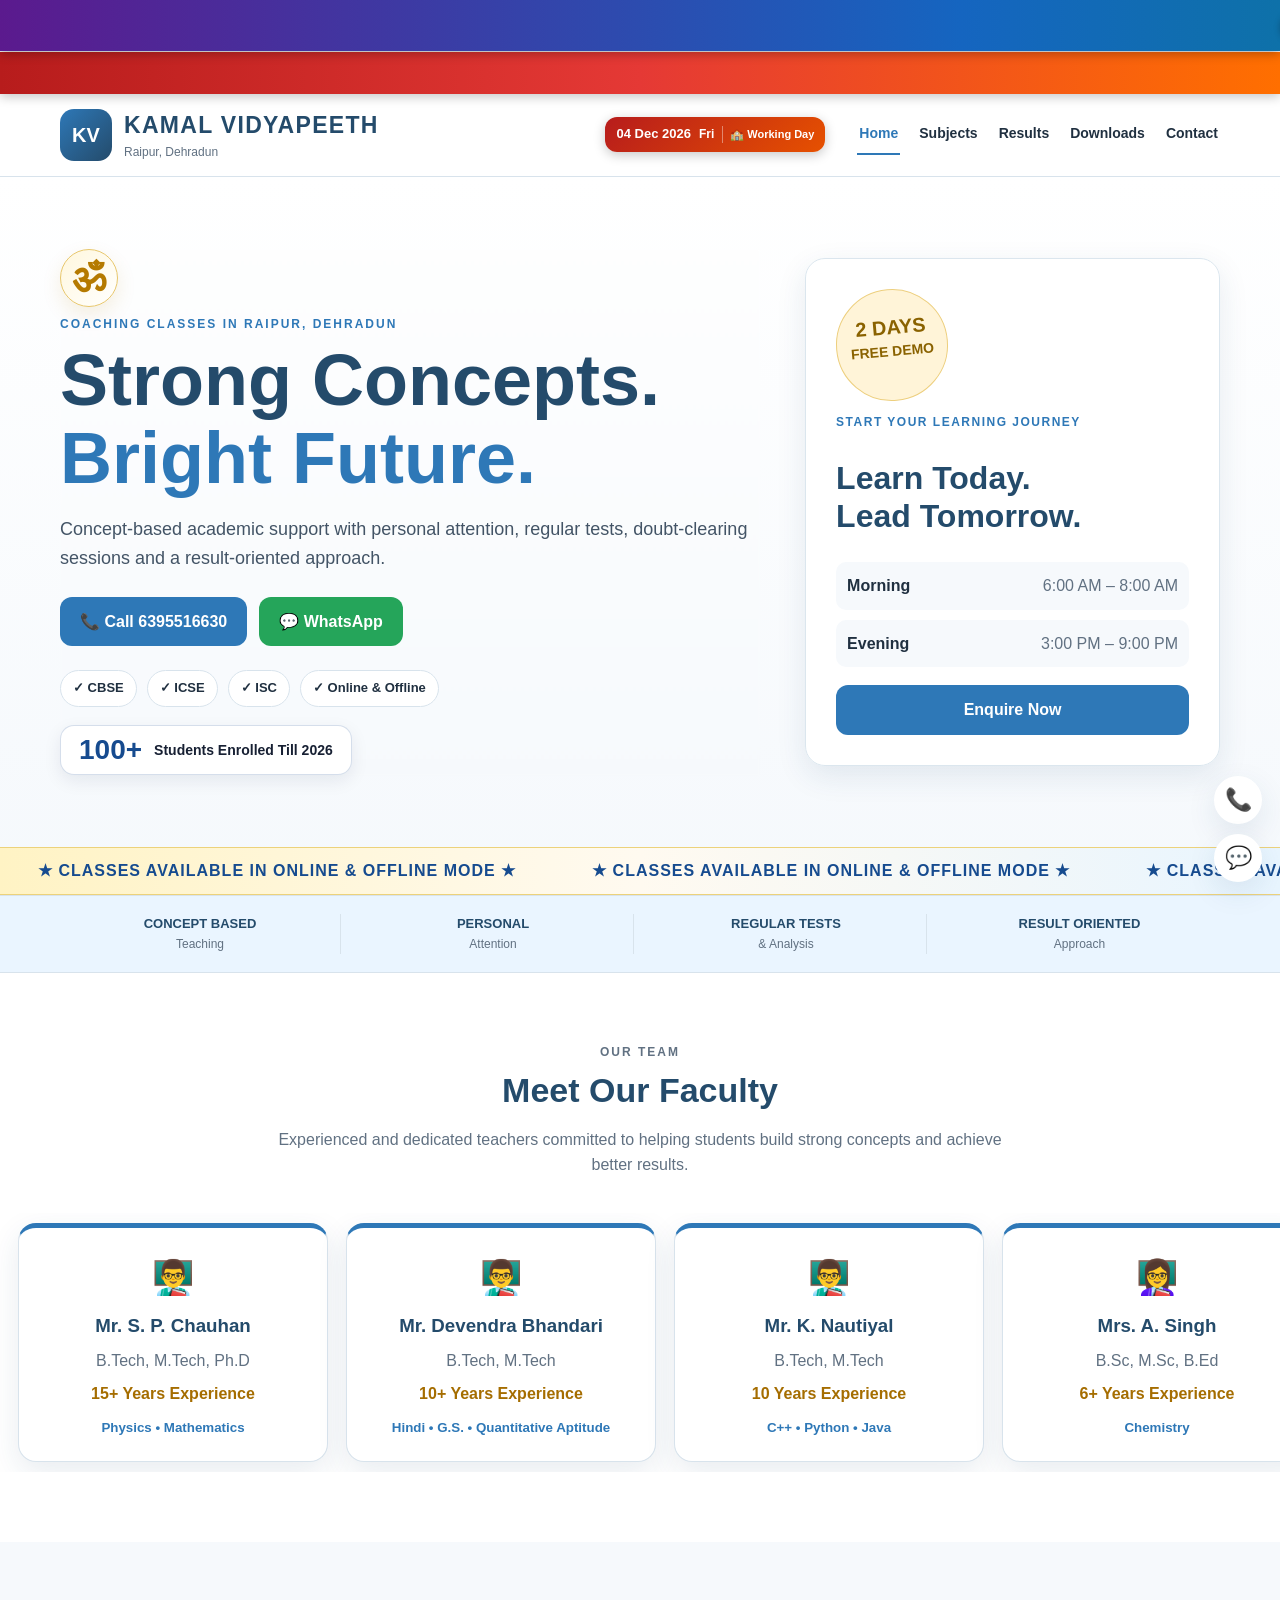
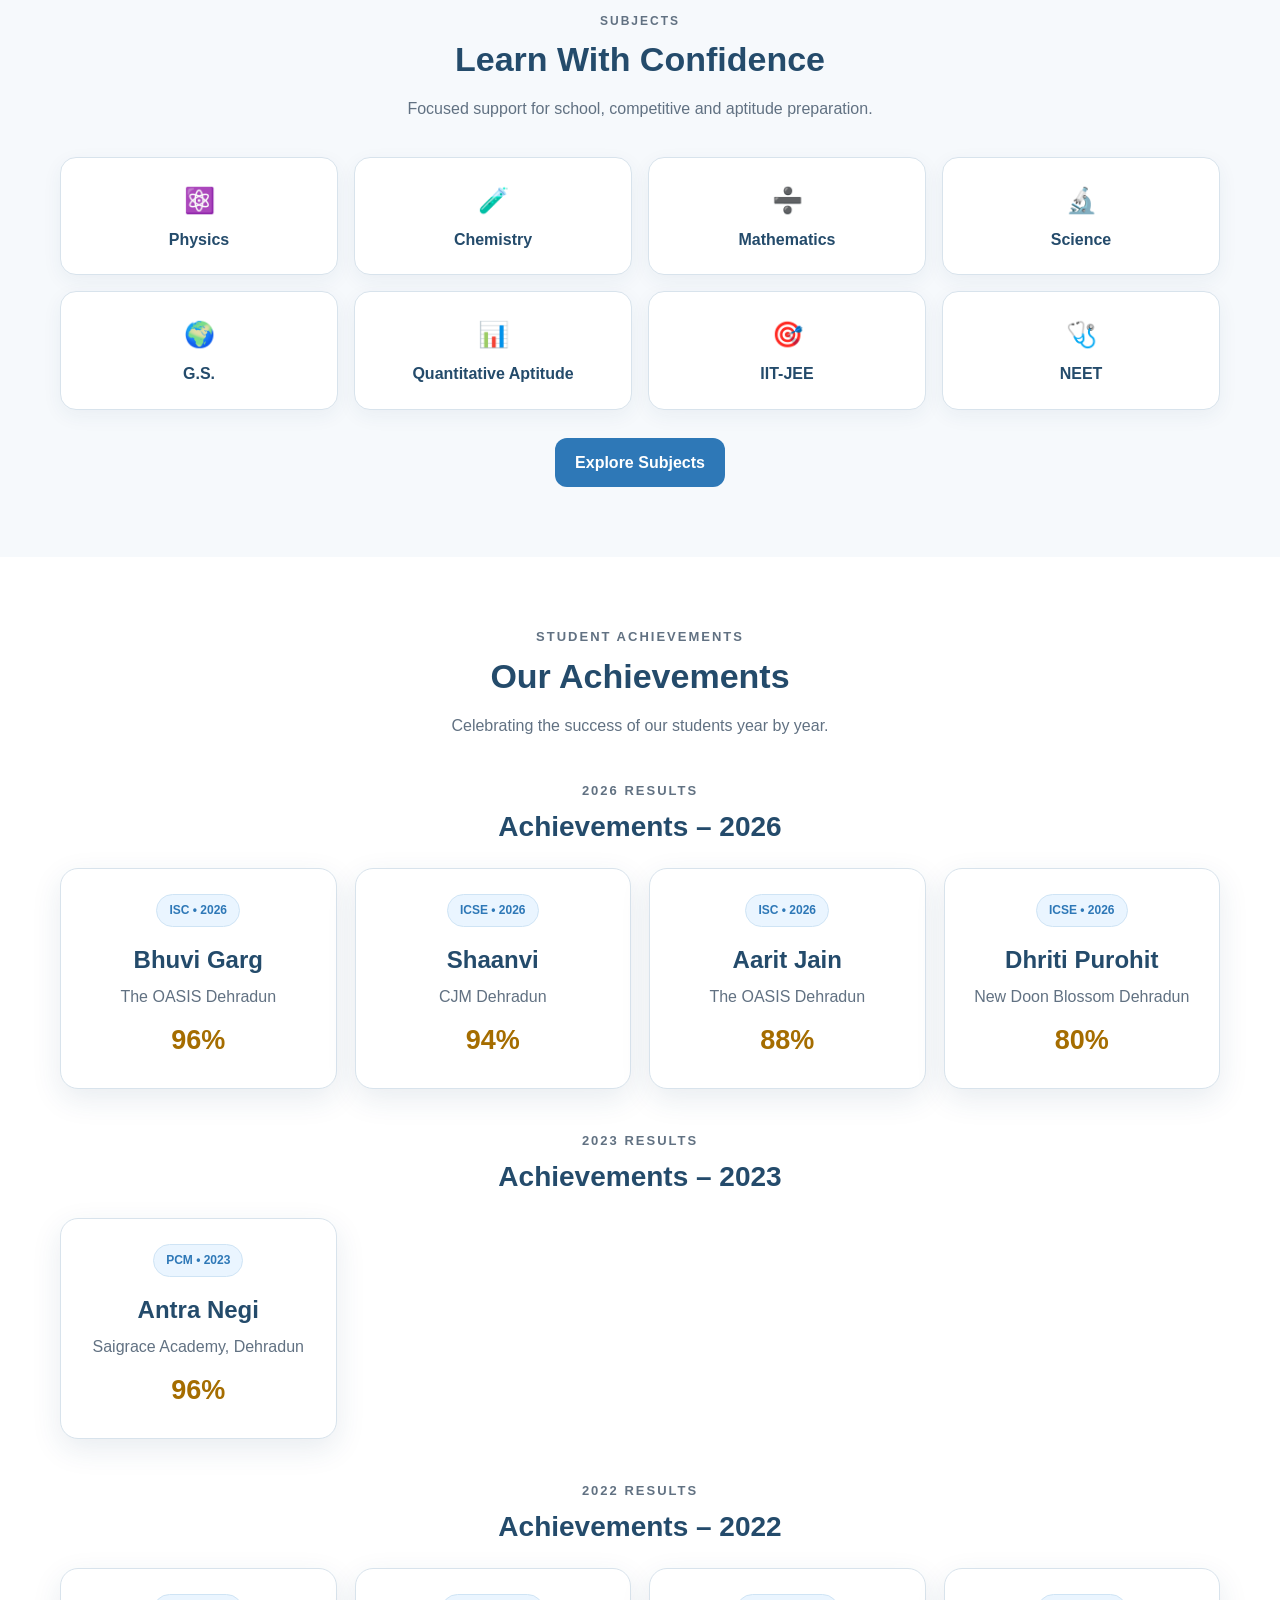
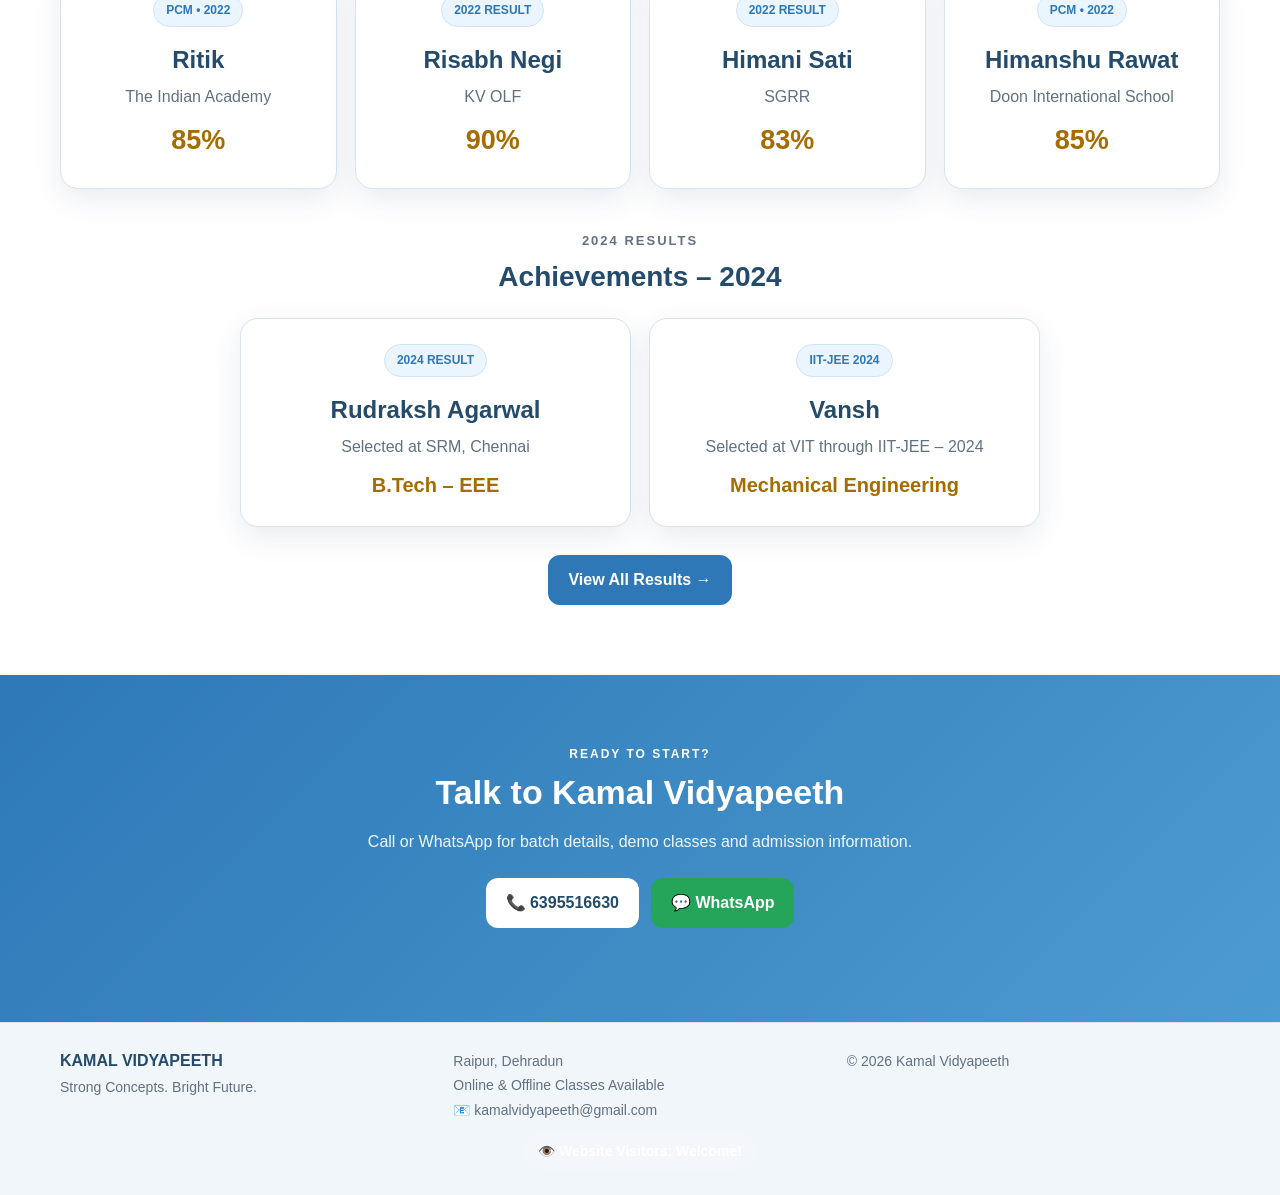
<file: index.html>
<!DOCTYPE html>
<html lang="en">
<head>
  <meta charset="UTF-8"><meta name="viewport" content="width=device-width, initial-scale=1.0">
  <title>Kamal Vidyapeeth | Coaching Classes in Raipur, Dehradun</title>
  <meta name="description" content="Kamal Vidyapeeth offers concept-based coaching in Physics, Chemistry, Mathematics, Science, G.S., Quantitative Aptitude, IIT-JEE and NEET.">
  <link rel="canonical" href="https://sc8658-sketch.github.io/kamal.vidyapeeth/"><meta name="theme-color" content="#f4f8fc">
  <link rel="icon" href="favicon.svg" type="image/svg+xml"><link rel="stylesheet" href="style.css">

<style>
#thought-of-the-day{
  width:100%;
  background:linear-gradient(90deg,#5b1a8e,#1565c0,#00897b,#1565c0,#5b1a8e);
  background-size:300% 100%;
  color:#fff;
  padding:11px 0;
  overflow:hidden;
  white-space:nowrap;
  box-shadow:0 3px 10px rgba(0,0,0,.28);
  font-family:Arial,sans-serif;
  font-weight:700;
  font-size:18px;
  position:relative;
  z-index:9999;
  animation:thoughtBackground 8s ease infinite;
}
#thought-of-the-day .thought-track{
  display:inline-block;
  padding-left:100%;
  animation:thoughtMove 16s linear infinite;
}
#thought-of-the-day .label{
  background:#ffd54f;
  color:#4a148c;
  padding:6px 14px;
  border-radius:20px;
  margin-right:20px;
  font-size:15px;
  box-shadow:0 2px 6px rgba(0,0,0,.25);
}
@keyframes thoughtMove{
  from{transform:translateX(0)}
  to{transform:translateX(-100%)}
}

@keyframes thoughtBackground{
  0%{background-position:0% 50%}
  50%{background-position:100% 50%}
  100%{background-position:0% 50%}
}
@media(max-width:600px){
  #thought-of-the-day{font-size:14px;padding:8px 0}
  #thought-of-the-day .label{font-size:12px}
}
</style>


<style>
/* Force Thought of the Day to stay at the very top */
#thought-of-the-day{
  position:fixed !important;
  top:0 !important;
  bottom:auto !important;
  left:0 !important;
  right:0 !important;
  width:100% !important;
  z-index:999999 !important;
}
body{
  padding-top:52px !important;
}
@media(max-width:600px){
  body{padding-top:48px !important;}
}
</style>

<style>
.visitor-counter{
  margin-top:10px;
  text-align:center;
  font-size:14px;
  font-weight:700;
  color:#ffffff;
}
.visitor-counter .visitor-box{
  display:inline-block;
  padding:7px 14px;
  border-radius:20px;
  background:rgba(255,255,255,.12);
}
</style>

<style>
#latest-news{
  width:100%;
  background:linear-gradient(90deg,#b71c1c,#e53935,#ff6f00);
  color:#fff;
  overflow:hidden;
  white-space:nowrap;
  box-shadow:0 3px 10px rgba(0,0,0,.22);
  position:relative;
  z-index:9998;
}
#latest-news .news-label{
  display:inline-block;
  background:#fff;
  color:#b71c1c;
  font-weight:800;
  padding:8px 16px;
  margin-right:18px;
  border-radius:0 20px 20px 0;
  animation:newsFlash 1.2s infinite;
}
#latest-news .news-track{
  display:inline-block;
  padding-left:100%;
  animation:newsMove 28s linear infinite;
}
#latest-news a{color:#fff;text-decoration:none;font-weight:700;margin-right:55px;}
#latest-news a:hover{text-decoration:underline;}
@keyframes newsMove{from{transform:translateX(0)}to{transform:translateX(-100%)}}
@keyframes newsFlash{0%,100%{opacity:1}50%{opacity:.55}}
@media(max-width:600px){
 #latest-news{font-size:13px}
 #latest-news .news-label{padding:7px 10px;margin-right:10px}
}
</style>


<style>
/* Library background for the main homepage */
.hero{
  position:relative;
  background-image:linear-gradient(rgba(255,255,255,.80),rgba(244,248,252,.86)),url("https://images.unsplash.com/photo-1507842217343-583bb7270b66?auto=format&fit=crop&w=1920&q=85");
  background-size:cover;
  background-position:center;
  background-repeat:no-repeat;
}
.hero::before{content:none !important;}
.hero .hero-grid{position:relative;z-index:1;}
.hero-copy,.hero-card{backdrop-filter:blur(1px);}
</style>

<style>
/* Flashing daily date/holiday display between brand and Home tab */
.kv-nav-daily-holiday{
  display:flex;
  align-items:center;
  justify-content:center;
  gap:8px;
  margin-left:auto;
  margin-right:10px;
  padding:7px 11px;
  border-radius:12px;
  background:linear-gradient(135deg,#b71c1c,#e65100);
  color:#fff;
  box-shadow:0 3px 12px rgba(0,0,0,.22);
  font-family:Arial,sans-serif;
  white-space:nowrap;
  animation:kvNavHolidayFlash 1.5s ease-in-out infinite;
}
.kv-nav-date{font-weight:900;font-size:13px}
.kv-nav-day{font-weight:700;font-size:12px}
.kv-nav-status{
  font-weight:800;
  font-size:11px;
  padding-left:7px;
  border-left:1px solid rgba(255,255,255,.4);
}
@keyframes kvNavHolidayFlash{
  0%,100%{opacity:1;transform:scale(1)}
  50%{opacity:.72;transform:scale(1.025)}
}
@media(max-width:900px){
  .kv-nav-daily-holiday{margin-right:5px;padding:6px 8px;gap:5px}
  .kv-nav-date{font-size:11px}
  .kv-nav-day,.kv-nav-status{font-size:10px}
}
@media(max-width:600px){
  .kv-nav-daily-holiday{
    position:absolute;
    left:50%;
    transform:translateX(-50%);
    margin:0;
    padding:5px 7px;
  }
  .kv-nav-status{display:none}
}
</style>

</head>
<body>

<div id="thought-of-the-day">
  <div class="thought-track">
    <span class="label">✨ THOUGHT OF THE DAY</span>
    “Don't tell, then you don't have to remember.”
  </div>
</div>

<div id="latest-news" aria-label="Latest News">
  <div class="news-track">
    <span class="news-label">📢 LATEST NEWS</span>
    <a href="https://gate2027.iitm.ac.in/guideline/" target="_blank" rel="noopener">🎓 GATE EXAMINATION 2027 – Guidelines & Information | CLICK HERE</a>
  </div>
</div>

<header class="site-header"><nav class="nav container">
  <a class="brand" href="index.html"><span class="brand-mark">KV</span><span><strong>KAMAL VIDYAPEETH</strong><small>Raipur, Dehradun</small></span></a>
  
<div class="kv-nav-daily-holiday" id="kvDailyHoliday" aria-live="polite">
  <span class="kv-nav-date" id="kvDailyDate">--</span>
  <span class="kv-nav-day" id="kvDailyDay">--</span>
  <span class="kv-nav-status" id="kvDailyStatus">Checking...</span>
</div>
<button class="menu-toggle" aria-label="Open menu" aria-expanded="false">☰</button>
  <div class="nav-links"><a class="active" href="index.html">Home</a><a href="physics-maths.html">Subjects</a><a href="results.html">Results</a><a href="study-materials.html">Downloads</a><a href="contact.html">Contact</a></div>
</nav></header>
<main>
<section class="hero">
 <div class="container hero-grid">
  <div class="hero-copy">
   <div class="om-symbol" aria-label="Om">ॐ</div><p class="eyebrow">COACHING CLASSES IN RAIPUR, DEHRADUN</p>
   <h1>Strong Concepts.<br><span>Bright Future.</span></h1>
   <p class="hero-text">Concept-based academic support with personal attention, regular tests, doubt-clearing sessions and a result-oriented approach.</p>
   <div class="hero-actions"><a class="btn btn-primary" href="tel:+916395516630">📞 Call 6395516630</a><a class="btn btn-whatsapp" href="https://wa.me/916395516630?text=Hello%20Kamal%20Vidyapeeth%2C%20I%20want%20information%20about%20classes." target="_blank" rel="noopener">💬 WhatsApp</a></div>
   <div class="quick-points"><span>✓ CBSE</span><span>✓ ICSE</span><span>✓ ISC</span><span>✓ Online & Offline</span></div>
      <div class="student-enrolled">
        <strong>100+</strong>
        <span>Students Enrolled Till 2026</span>
      </div>

  </div>
  <div class="hero-card clean-hero-card"><div class="demo-badge">2 DAYS<br><small>FREE DEMO</small></div><p class="card-label">START YOUR LEARNING JOURNEY</p><h2>Learn Today.<br>Lead Tomorrow.</h2><div class="timings"><div><strong>Morning</strong><span>6:00 AM – 8:00 AM</span></div><div><strong>Evening</strong><span>3:00 PM – 9:00 PM</span></div></div><a class="btn btn-primary full" href="contact.html">Enquire Now</a></div>
 </div>
</section>

<div class="availability-marquee" aria-label="Classes available online and offline">
  <div class="availability-track">
    <span>★ CLASSES AVAILABLE IN ONLINE &amp; OFFLINE MODE ★</span>
    <span>★ CLASSES AVAILABLE IN ONLINE &amp; OFFLINE MODE ★</span>
    <span>★ CLASSES AVAILABLE IN ONLINE &amp; OFFLINE MODE ★</span>
  </div>
</div>

<section class="trust-strip"><div class="container trust-grid"><div><strong>CONCEPT BASED</strong><span>Teaching</span></div><div><strong>PERSONAL</strong><span>Attention</span></div><div><strong>REGULAR TESTS</strong><span>& Analysis</span></div><div><strong>RESULT ORIENTED</strong><span>Approach</span></div></div></section>
<section class="section faculty-section">
 <div class="container"><div class="section-heading"><p class="kicker">OUR TEAM</p><h2>Meet Our Faculty</h2><p>Experienced and dedicated teachers committed to helping students build strong concepts and achieve better results.</p></div></div>
 <div class="faculty-marquee"><div class="faculty-track">
  <article class="faculty-card"><span>👨‍🏫</span><h3>Mr. S. P. Chauhan</h3><p>B.Tech, M.Tech, Ph.D</p><strong>15+ Years Experience</strong><small>Physics • Mathematics</small></article>
  <article class="faculty-card"><span>👨‍🏫</span><h3>Mr. Devendra Bhandari</h3><p>B.Tech, M.Tech</p><strong>10+ Years Experience</strong><small>Hindi • G.S. • Quantitative Aptitude</small></article>
  <article class="faculty-card"><span>👨‍🏫</span><h3>Mr. K. Nautiyal</h3><p>B.Tech, M.Tech</p><strong>10 Years Experience</strong><small>C++ • Python • Java</small></article>
  <article class="faculty-card"><span>👩‍🏫</span><h3>Mrs. A. Singh</h3><p>B.Sc, M.Sc, B.Ed</p><strong>6+ Years Experience</strong><small>Chemistry</small></article>
  <article class="faculty-card"><span>👨‍🏫</span><h3>Mr. S. P. Chauhan</h3><p>B.Tech, M.Tech, Ph.D</p><strong>15+ Years Experience</strong><small>Physics • Mathematics</small></article>
  <article class="faculty-card"><span>👨‍🏫</span><h3>Mr. Devendra Bhandari</h3><p>B.Tech, M.Tech</p><strong>10+ Years Experience</strong><small>Hindi • G.S. • Quantitative Aptitude</small></article>
  <article class="faculty-card"><span>👨‍🏫</span><h3>Mr. K. Nautiyal</h3><p>B.Tech, M.Tech</p><strong>10 Years Experience</strong><small>C++ • Python • Java</small></article>
  <article class="faculty-card"><span>👩‍🏫</span><h3>Mrs. A. Singh</h3><p>B.Sc, M.Sc, B.Ed</p><strong>6+ Years Experience</strong><small>Chemistry</small></article>
 </div></div>
</section>
<section class="section section-alt"><div class="container"><div class="section-heading"><p class="kicker">SUBJECTS</p><h2>Learn With Confidence</h2><p>Focused support for school, competitive and aptitude preparation.</p></div><div class="subject-grid"><div>⚛️<strong>Physics</strong></div><div>🧪<strong>Chemistry</strong></div><div>➗<strong>Mathematics</strong></div><div>🔬<strong>Science</strong></div><div>🌍<strong>G.S.</strong></div><div>📊<strong>Quantitative Aptitude</strong></div><div>🎯<strong>IIT-JEE</strong></div><div>🩺<strong>NEET</strong></div></div><div class="center top-gap"><a class="btn btn-primary" href="physics-maths.html">Explore Subjects</a></div></div></section>
<section class="section results-home"><div class="container">
<div class="section-heading"><p class="kicker">STUDENT ACHIEVEMENTS</p><h2>Our Achievements</h2><p>Celebrating the success of our students year by year.</p></div>

<div class="section-heading achievement-year"><p class="kicker">2026 RESULTS</p><h3>Achievements – 2026</h3></div>
<div class="results-grid">
<article class="result-card"><div class="result-board">ISC • 2026</div><h3>Bhuvi Garg</h3><p class="result-school">The OASIS Dehradun</p><strong class="result-percent">96%</strong></article>
<article class="result-card"><div class="result-board">ICSE • 2026</div><h3>Shaanvi</h3><p class="result-school">CJM Dehradun</p><strong class="result-percent">94%</strong></article>
<article class="result-card"><div class="result-board">ISC • 2026</div><h3>Aarit Jain</h3><p class="result-school">The OASIS Dehradun</p><strong class="result-percent">88%</strong></article>
<article class="result-card"><div class="result-board">ICSE • 2026</div><h3>Dhriti Purohit</h3><p class="result-school">New Doon Blossom Dehradun</p><strong class="result-percent">80%</strong></article>
</div>



<div class="section-heading achievement-year"><p class="kicker">2023 RESULTS</p><h3>Achievements – 2023</h3></div>
<div class="results-grid">
<article class="result-card"><div class="result-board">PCM • 2023</div><h3>Antra Negi</h3><p class="result-school">Saigrace Academy, Dehradun</p><strong class="result-percent">96%</strong></article>
</div>

<div class="section-heading achievement-year"><p class="kicker">2022 RESULTS</p><h3>Achievements – 2022</h3></div>
<div class="results-grid">
<article class="result-card"><div class="result-board">PCM • 2022</div><h3>Ritik</h3><p class="result-school">The Indian Academy</p><strong class="result-percent">85%</strong></article>
<article class="result-card"><div class="result-board">2022 RESULT</div><h3>Risabh Negi</h3><p class="result-school">KV OLF</p><strong class="result-percent">90%</strong></article>
<article class="result-card"><div class="result-board">2022 RESULT</div><h3>Himani Sati</h3><p class="result-school">SGRR</p><strong class="result-percent">83%</strong></article>
<article class="result-card"><div class="result-board">PCM • 2022</div><h3>Himanshu Rawat</h3><p class="result-school">Doon International School</p><strong class="result-percent">85%</strong></article>
</div>

<div class="section-heading achievement-year"><p class="kicker">2024 RESULTS</p><h3>Achievements – 2024</h3></div>
<div class="results-grid two-results">
<article class="result-card"><div class="result-board">2024 RESULT</div><h3>Rudraksh Agarwal</h3><p class="result-school">Selected at SRM, Chennai</p><strong class="result-percent small-result">B.Tech – EEE</strong></article>
<article class="result-card"><div class="result-board">IIT-JEE 2024</div><h3>Vansh</h3><p class="result-school">Selected at VIT through IIT-JEE – 2024</p><strong class="result-percent small-result">Mechanical Engineering</strong></article>
</div>
<div class="center results-more"><a class="btn btn-primary" href="results.html">View All Results →</a></div>
</div></section>
<section class="section contact-section"><div class="container center"><p class="kicker light">READY TO START?</p><h2>Talk to Kamal Vidyapeeth</h2><p>Call or WhatsApp for batch details, demo classes and admission information.</p><div class="hero-actions center-actions"><a class="btn btn-light" href="tel:+916395516630">📞 6395516630</a><a class="btn btn-whatsapp" href="https://wa.me/916395516630?text=Hello%20Kamal%20Vidyapeeth" target="_blank" rel="noopener">💬 WhatsApp</a></div></div></section>
</main>
<footer><div class="container footer-grid"><div><strong>KAMAL VIDYAPEETH</strong><p>Strong Concepts. Bright Future.</p></div><div><p>Raipur, Dehradun</p><p>Online & Offline Classes Available</p><p>📧 <a href="mailto:kamalvidyapeeth@gmail.com">kamalvidyapeeth@gmail.com</a></p></div><div><p>© <span id="year"></span> Kamal Vidyapeeth</p></div></div><div class="visitor-counter"><span class="visitor-box">👁️ Website Visitors: <span id="visitor-count">--</span></span></div></footer>
<div class="floating-actions"><a href="tel:+916395516630">📞</a><a href="https://wa.me/916395516630" target="_blank" rel="noopener">💬</a></div><script src="script.js"></script>
<script>
fetch("https://api.countapi.xyz/hit/kamal-vidyapeeth-in/website-visitors")
  .then(r => r.json())
  .then(d => document.getElementById("visitor-count").textContent = d.value)
  .catch(() => document.getElementById("visitor-count").textContent = "Welcome!");
</script>




<script>
(function(){
  const holidays = {
    "2026-01-26":"Republic Day",
    "2026-02-15":"Maha Shivratri",
    "2026-03-03":"Holika Dahan",
    "2026-03-04":"Holi",
    "2026-03-21":"Id-ul-Fitr",
    "2026-03-26":"Ram Navami",
    "2026-03-31":"Mahavir Jayanti",
    "2026-04-03":"Good Friday",
    "2026-04-14":"Dr. B. R. Ambedkar Jayanti",
    "2026-05-01":"Buddha Purnima",
    "2026-05-27":"Id-ul-Zuha (Bakrid)",
    "2026-06-26":"Muharram",
    "2026-07-16":"Harela",
    "2026-08-15":"Independence Day",
    "2026-08-26":"Eid-e-Milad / Milad-un-Nabi",
    "2026-08-28":"Raksha Bandhan",
    "2026-09-04":"Janmashtami",
    "2026-10-02":"Mahatma Gandhi Jayanti",
    "2026-10-20":"Dussehra (Vijayadashami)",
    "2026-10-26":"Maharshi Valmiki Jayanti",
    "2026-11-08":"Diwali",
    "2026-11-10":"Govardhan Puja",
    "2026-11-20":"Igas-Bagwal",
    "2026-11-24":"Guru Nanak Jayanti",
    "2026-12-25":"Christmas Day"
  };

  function key(d){
    return d.getFullYear()+"-"+String(d.getMonth()+1).padStart(2,"0")+"-"+String(d.getDate()).padStart(2,"0");
  }

  function updateDaily(){
    const now = new Date();
    const today = key(now);

    document.getElementById("kvDailyDate").textContent =
      now.toLocaleDateString("en-IN",{day:"2-digit",month:"short",year:"numeric"});
    document.getElementById("kvDailyDay").textContent =
      now.toLocaleDateString("en-IN",{weekday:"short"});

    document.getElementById("kvDailyStatus").textContent =
      holidays[today] ? "🎉 "+holidays[today] : "🏫 Working Day";
  }

  updateDaily();
  setInterval(updateDaily, 60000);
})();
</script>

</body></html>
</file>
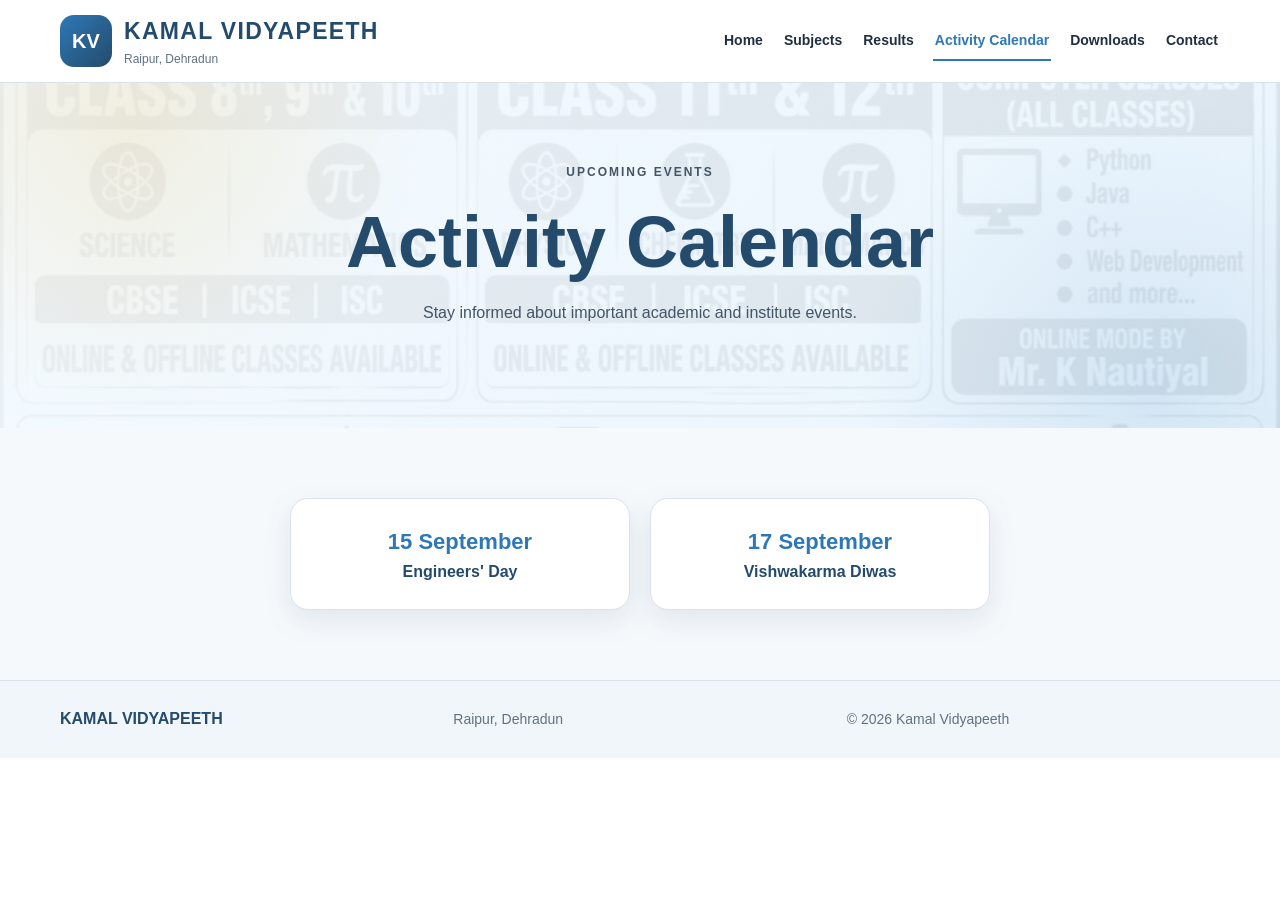
<file: calendar.html>
<!DOCTYPE html><html lang="en"><head><meta charset="UTF-8"><meta name="viewport" content="width=device-width,initial-scale=1.0"><title>Activity Calendar | Kamal Vidyapeeth</title><link rel="stylesheet" href="style.css"><link rel="icon" href="favicon.svg"></head><body><header class="site-header"><nav class="nav container"><a class="brand" href="index.html"><span class="brand-mark">KV</span><span><strong>KAMAL VIDYAPEETH</strong><small>Raipur, Dehradun</small></span></a><button class="menu-toggle">☰</button><div class="nav-links"><a href="index.html">Home</a><a href="physics-maths.html">Subjects</a><a href="results.html">Results</a><a class="active" href="calendar.html">Activity Calendar</a><a href="study-materials.html">Downloads</a><a href="contact.html">Contact</a></div></nav></header><main><section class="page-hero"><div class="container"><p class="eyebrow">UPCOMING EVENTS</p><h1>Activity Calendar</h1><p>Stay informed about important academic and institute events.</p></div></section><section class="section section-alt"><div class="container"><div class="event-grid"><article><strong>15 September</strong><span>Engineers' Day</span></article><article><strong>17 September</strong><span>Vishwakarma Diwas</span></article></div></div></section></main><footer><div class="container footer-grid"><div><strong>KAMAL VIDYAPEETH</strong></div><div><p>Raipur, Dehradun</p></div><div><p>© <span id="year"></span> Kamal Vidyapeeth</p></div></div></footer><script src="script.js"></script></body></html>
</file>
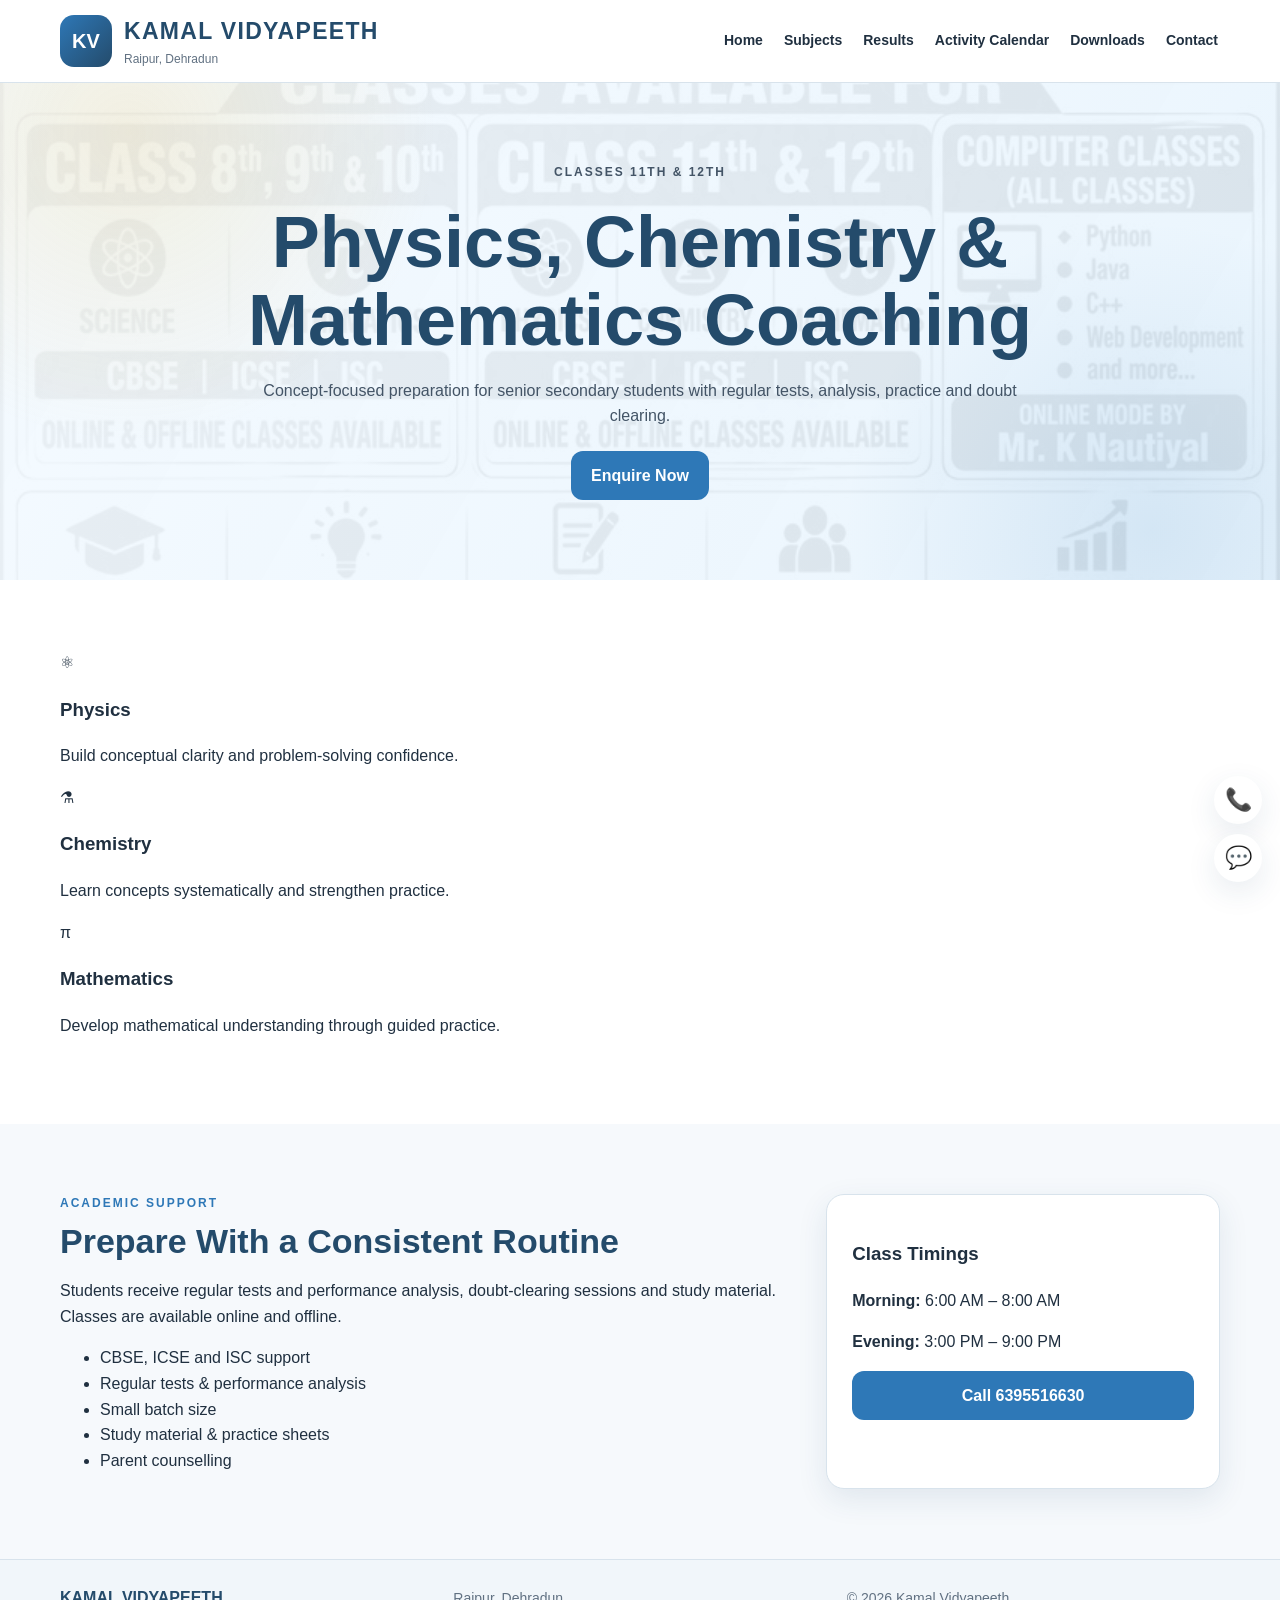
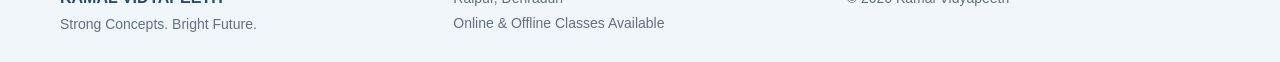
<file: classes-11-12.html>
<!DOCTYPE html>
<html lang="en">
<head>
  <title>Classes 11–12 Coaching in Dehradun | Kamal Vidyapeeth</title>
  <meta name="description" content="Physics, Chemistry and Mathematics coaching for Classes 11 and 12 in Raipur, Dehradun with CBSE, ICSE and ISC support.">
  <link rel="canonical" href="https://sc8658-sketch.github.io/kamal.vidyapeeth/classes-11-12.html">

  <meta charset="UTF-8">
  <meta name="viewport" content="width=device-width, initial-scale=1.0">
  <meta name="theme-color" content="#0b1f3a">
  <link rel="icon" href="favicon.svg" type="image/svg+xml">
  <link rel="stylesheet" href="style.css">

</head>
<body>

<header class="site-header">
  <nav class="nav container">
    <a class="brand" href="index.html" aria-label="Kamal Vidyapeeth home">
      <span class="brand-mark">KV</span>
      <span><strong>KAMAL VIDYAPEETH</strong><small>Raipur, Dehradun</small></span>
    </a>
    <button class="menu-toggle" aria-label="Open menu" aria-expanded="false">☰</button>
    <div class="nav-links"><a href="index.html">Home</a><a href="physics-maths.html">Subjects</a><a href="results.html">Results</a><a href="calendar.html">Activity Calendar</a><a href="study-materials.html">Downloads</a><a href="contact.html">Contact</a></div>
  </nav>
</header>

<main>
<section class="page-hero"><div class="container"><p class="eyebrow">CLASSES 11TH & 12TH</p><h1>Physics, Chemistry & Mathematics Coaching</h1><p>Concept-focused preparation for senior secondary students with regular tests, analysis, practice and doubt clearing.</p><a class="btn btn-primary" href="contact.html">Enquire Now</a></div></section>
<section class="section"><div class="container"><div class="course-grid"><article class="course-card"><div class="course-icon">⚛</div><h3>Physics</h3><p>Build conceptual clarity and problem-solving confidence.</p></article><article class="course-card"><div class="course-icon">⚗</div><h3>Chemistry</h3><p>Learn concepts systematically and strengthen practice.</p></article><article class="course-card"><div class="course-icon">π</div><h3>Mathematics</h3><p>Develop mathematical understanding through guided practice.</p></article></div></div></section>
<section class="section section-alt"><div class="container two-col"><div><p class="kicker">ACADEMIC SUPPORT</p><h2>Prepare With a Consistent Routine</h2><p>Students receive regular tests and performance analysis, doubt-clearing sessions and study material. Classes are available online and offline.</p><ul class="check-list"><li>CBSE, ICSE and ISC support</li><li>Regular tests & performance analysis</li><li>Small batch size</li><li>Study material & practice sheets</li><li>Parent counselling</li></ul></div><div class="info-card"><h3>Class Timings</h3><p><strong>Morning:</strong> 6:00 AM – 8:00 AM</p><p><strong>Evening:</strong> 3:00 PM – 9:00 PM</p><a class="btn btn-primary full" href="tel:+916395516630">Call 6395516630</a></div></div></section></main>
<footer>
  <div class="container footer-grid">
    <div><strong>KAMAL VIDYAPEETH</strong><p>Strong Concepts. Bright Future.</p></div>
    <div><p>Raipur, Dehradun</p><p>Online & Offline Classes Available</p></div>
    <div><p>© <span id="year"></span> Kamal Vidyapeeth</p></div>
  </div>
</footer>
<div class="floating-actions">
  <a href="tel:+916395516630" aria-label="Call Kamal Vidyapeeth">📞</a>
  <a href="https://wa.me/916395516630?text=Hello%20Kamal%20Vidyapeeth%2C%20I%20would%20like%20to%20know%20about%20classes." target="_blank" rel="noopener" aria-label="WhatsApp Kamal Vidyapeeth">💬</a>
</div>
<script src="script.js"></script>
</body>
</html>
</file>
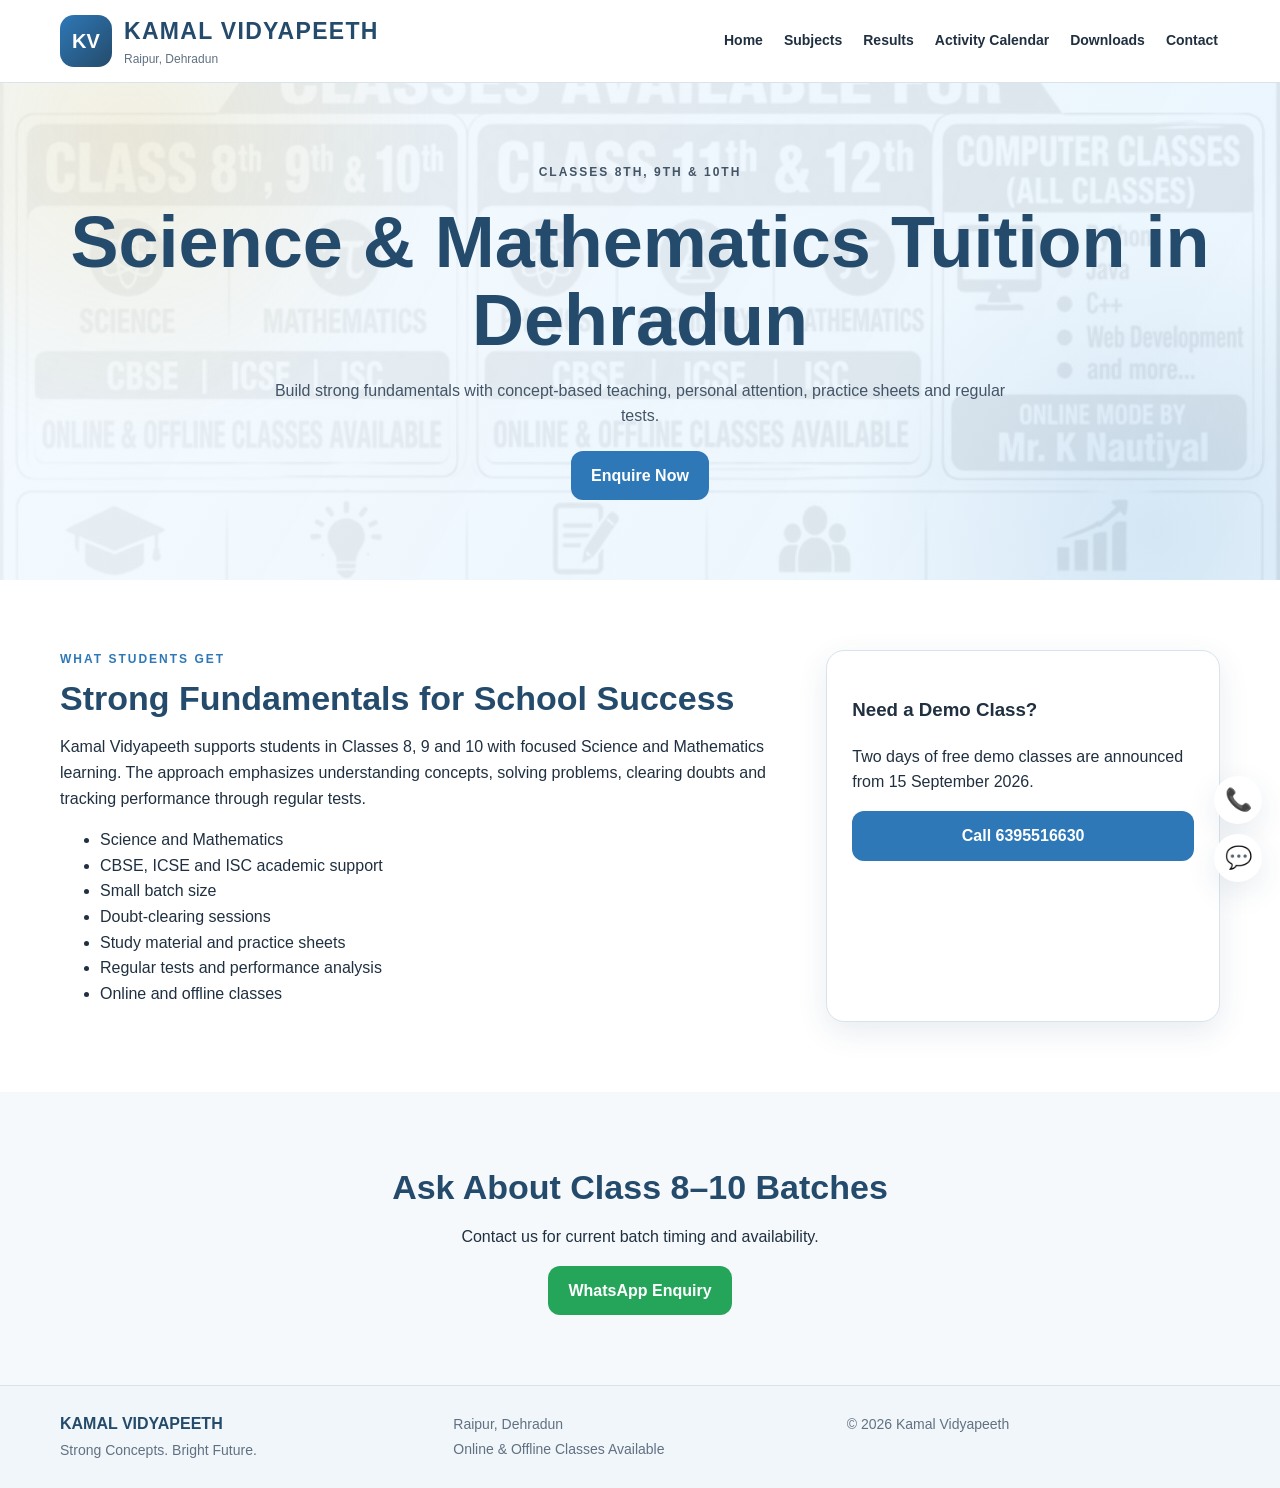
<file: classes-8-10.html>
<!DOCTYPE html>
<html lang="en">
<head>
  <title>Classes 8–10 Tuition in Dehradun | Kamal Vidyapeeth</title>
  <meta name="description" content="Science and Mathematics tuition for Classes 8, 9 and 10 in Raipur, Dehradun. CBSE, ICSE and ISC support with regular tests and doubt clearing.">
  <link rel="canonical" href="https://sc8658-sketch.github.io/kamal.vidyapeeth/classes-8-10.html">

  <meta charset="UTF-8">
  <meta name="viewport" content="width=device-width, initial-scale=1.0">
  <meta name="theme-color" content="#0b1f3a">
  <link rel="icon" href="favicon.svg" type="image/svg+xml">
  <link rel="stylesheet" href="style.css">

</head>
<body>

<header class="site-header">
  <nav class="nav container">
    <a class="brand" href="index.html" aria-label="Kamal Vidyapeeth home">
      <span class="brand-mark">KV</span>
      <span><strong>KAMAL VIDYAPEETH</strong><small>Raipur, Dehradun</small></span>
    </a>
    <button class="menu-toggle" aria-label="Open menu" aria-expanded="false">☰</button>
    <div class="nav-links"><a href="index.html">Home</a><a href="physics-maths.html">Subjects</a><a href="results.html">Results</a><a href="calendar.html">Activity Calendar</a><a href="study-materials.html">Downloads</a><a href="contact.html">Contact</a></div>
  </nav>
</header>

<main>
<section class="page-hero"><div class="container"><p class="eyebrow">CLASSES 8TH, 9TH & 10TH</p><h1>Science & Mathematics Tuition in Dehradun</h1><p>Build strong fundamentals with concept-based teaching, personal attention, practice sheets and regular tests.</p><a class="btn btn-primary" href="contact.html">Enquire Now</a></div></section>
<section class="section"><div class="container two-col"><div><p class="kicker">WHAT STUDENTS GET</p><h2>Strong Fundamentals for School Success</h2><p>Kamal Vidyapeeth supports students in Classes 8, 9 and 10 with focused Science and Mathematics learning. The approach emphasizes understanding concepts, solving problems, clearing doubts and tracking performance through regular tests.</p><ul class="check-list"><li>Science and Mathematics</li><li>CBSE, ICSE and ISC academic support</li><li>Small batch size</li><li>Doubt-clearing sessions</li><li>Study material and practice sheets</li><li>Regular tests and performance analysis</li><li>Online and offline classes</li></ul></div><div class="info-card"><h3>Need a Demo Class?</h3><p>Two days of free demo classes are announced from 15 September 2026.</p><a class="btn btn-primary full" href="tel:+916395516630">Call 6395516630</a></div></div></section>
<section class="section section-alt"><div class="container center"><h2>Ask About Class 8–10 Batches</h2><p>Contact us for current batch timing and availability.</p><a class="btn btn-whatsapp" href="https://wa.me/916395516630?text=Hello%20Kamal%20Vidyapeeth%2C%20I%20am%20interested%20in%20Classes%208%2C%209%20or%2010." target="_blank" rel="noopener">WhatsApp Enquiry</a></div></section></main>
<footer>
  <div class="container footer-grid">
    <div><strong>KAMAL VIDYAPEETH</strong><p>Strong Concepts. Bright Future.</p></div>
    <div><p>Raipur, Dehradun</p><p>Online & Offline Classes Available</p></div>
    <div><p>© <span id="year"></span> Kamal Vidyapeeth</p></div>
  </div>
</footer>
<div class="floating-actions">
  <a href="tel:+916395516630" aria-label="Call Kamal Vidyapeeth">📞</a>
  <a href="https://wa.me/916395516630?text=Hello%20Kamal%20Vidyapeeth%2C%20I%20would%20like%20to%20know%20about%20classes." target="_blank" rel="noopener" aria-label="WhatsApp Kamal Vidyapeeth">💬</a>
</div>
<script src="script.js"></script>
</body>
</html>
</file>
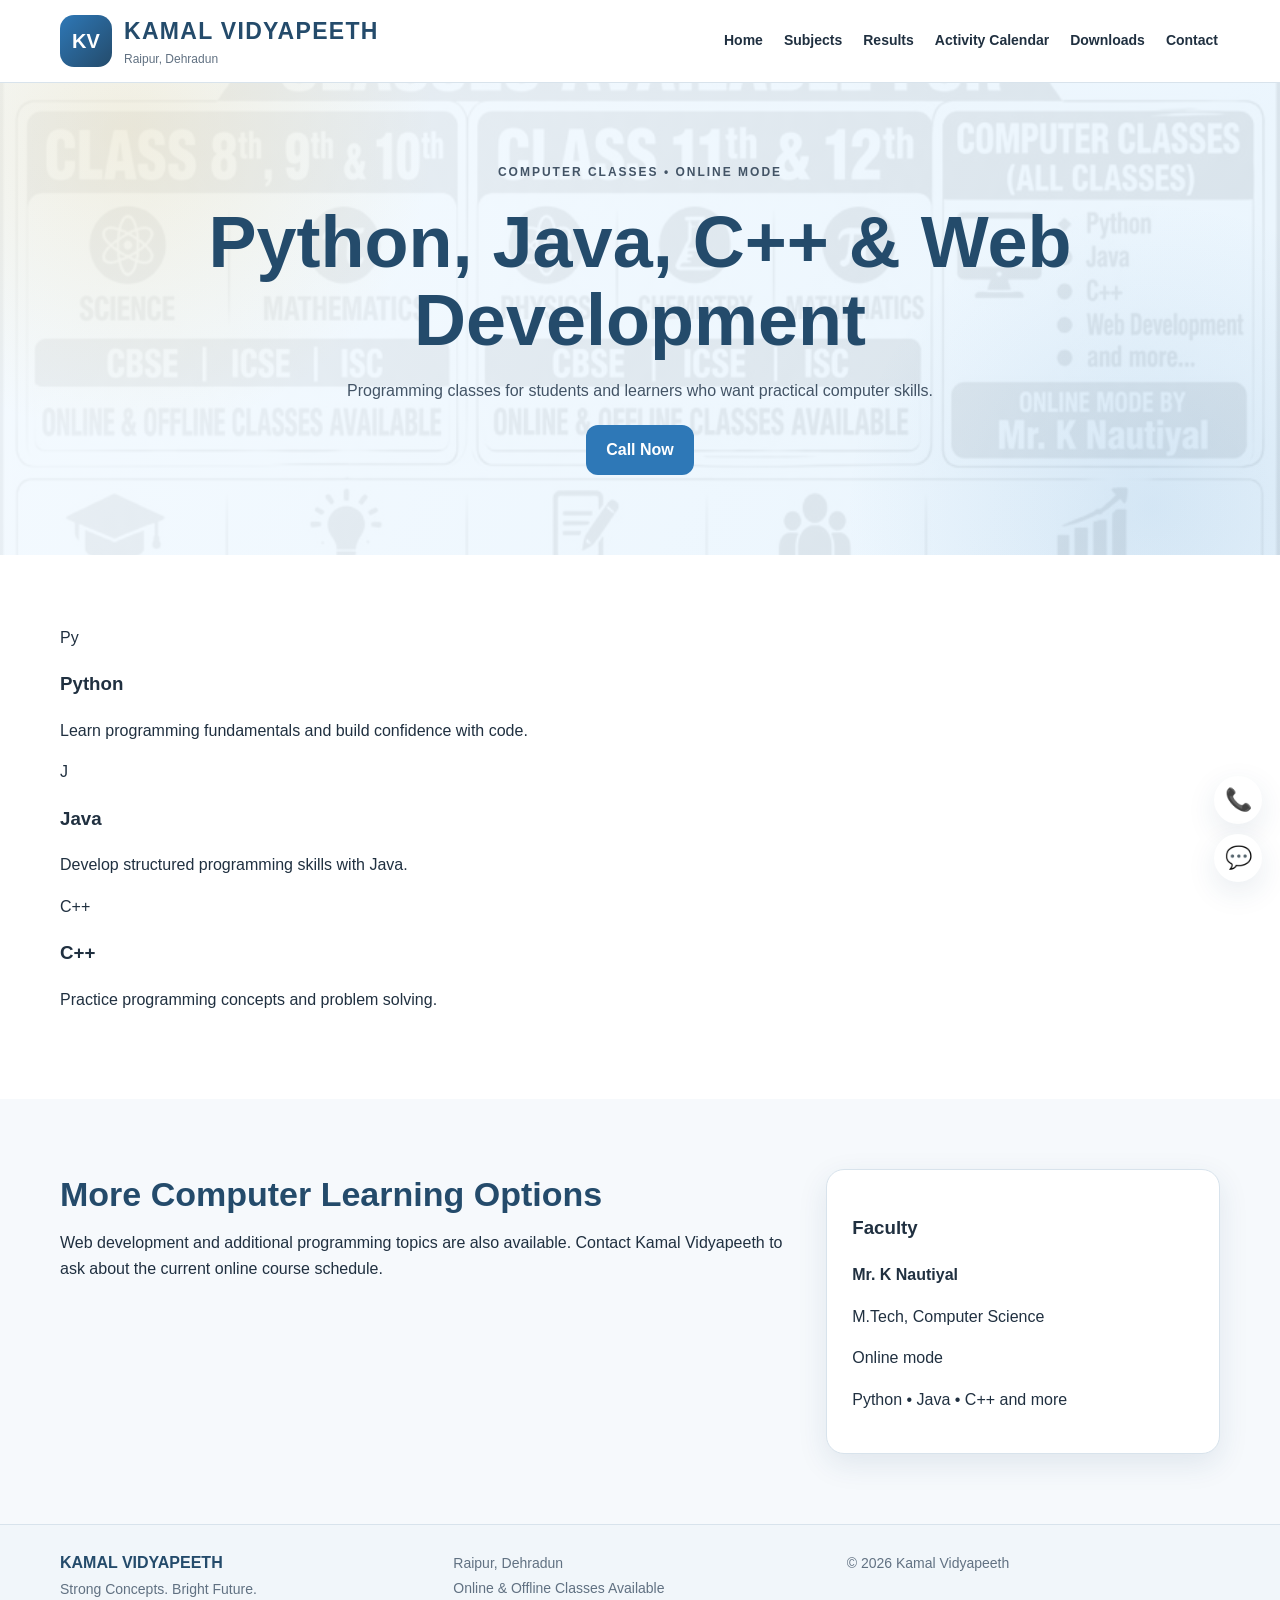
<file: computer-classes.html>
<!DOCTYPE html>
<html lang="en">
<head>
  <title>Computer Classes in Dehradun | Python, Java, C++ | Kamal Vidyapeeth</title>
  <meta name="description" content="Online computer classes by Kamal Vidyapeeth covering Python, Java, C++, web development and more.">
  <link rel="canonical" href="https://sc8658-sketch.github.io/kamal.vidyapeeth/computer-classes.html">

  <meta charset="UTF-8">
  <meta name="viewport" content="width=device-width, initial-scale=1.0">
  <meta name="theme-color" content="#0b1f3a">
  <link rel="icon" href="favicon.svg" type="image/svg+xml">
  <link rel="stylesheet" href="style.css">

</head>
<body>

<header class="site-header">
  <nav class="nav container">
    <a class="brand" href="index.html" aria-label="Kamal Vidyapeeth home">
      <span class="brand-mark">KV</span>
      <span><strong>KAMAL VIDYAPEETH</strong><small>Raipur, Dehradun</small></span>
    </a>
    <button class="menu-toggle" aria-label="Open menu" aria-expanded="false">☰</button>
    <div class="nav-links"><a href="index.html">Home</a><a href="physics-maths.html">Subjects</a><a href="results.html">Results</a><a href="calendar.html">Activity Calendar</a><a href="study-materials.html">Downloads</a><a href="contact.html">Contact</a></div>
  </nav>
</header>

<main>
<section class="page-hero"><div class="container"><p class="eyebrow">COMPUTER CLASSES • ONLINE MODE</p><h1>Python, Java, C++ & Web Development</h1><p>Programming classes for students and learners who want practical computer skills.</p><a class="btn btn-primary" href="tel:+916395516630">Call Now</a></div></section>
<section class="section"><div class="container"><div class="course-grid"><article class="course-card"><div class="course-icon">Py</div><h3>Python</h3><p>Learn programming fundamentals and build confidence with code.</p></article><article class="course-card"><div class="course-icon">J</div><h3>Java</h3><p>Develop structured programming skills with Java.</p></article><article class="course-card"><div class="course-icon">C++</div><h3>C++</h3><p>Practice programming concepts and problem solving.</p></article></div></div></section>
<section class="section section-alt"><div class="container two-col"><div><h2>More Computer Learning Options</h2><p>Web development and additional programming topics are also available. Contact Kamal Vidyapeeth to ask about the current online course schedule.</p></div><div class="info-card"><h3>Faculty</h3><p><strong>Mr. K Nautiyal</strong></p><p>M.Tech, Computer Science</p><p>Online mode</p><p>Python • Java • C++ and more</p></div></div></section></main>
<footer>
  <div class="container footer-grid">
    <div><strong>KAMAL VIDYAPEETH</strong><p>Strong Concepts. Bright Future.</p></div>
    <div><p>Raipur, Dehradun</p><p>Online & Offline Classes Available</p></div>
    <div><p>© <span id="year"></span> Kamal Vidyapeeth</p></div>
  </div>
</footer>
<div class="floating-actions">
  <a href="tel:+916395516630" aria-label="Call Kamal Vidyapeeth">📞</a>
  <a href="https://wa.me/916395516630?text=Hello%20Kamal%20Vidyapeeth%2C%20I%20would%20like%20to%20know%20about%20classes." target="_blank" rel="noopener" aria-label="WhatsApp Kamal Vidyapeeth">💬</a>
</div>
<script src="script.js"></script>
</body>
</html>
</file>
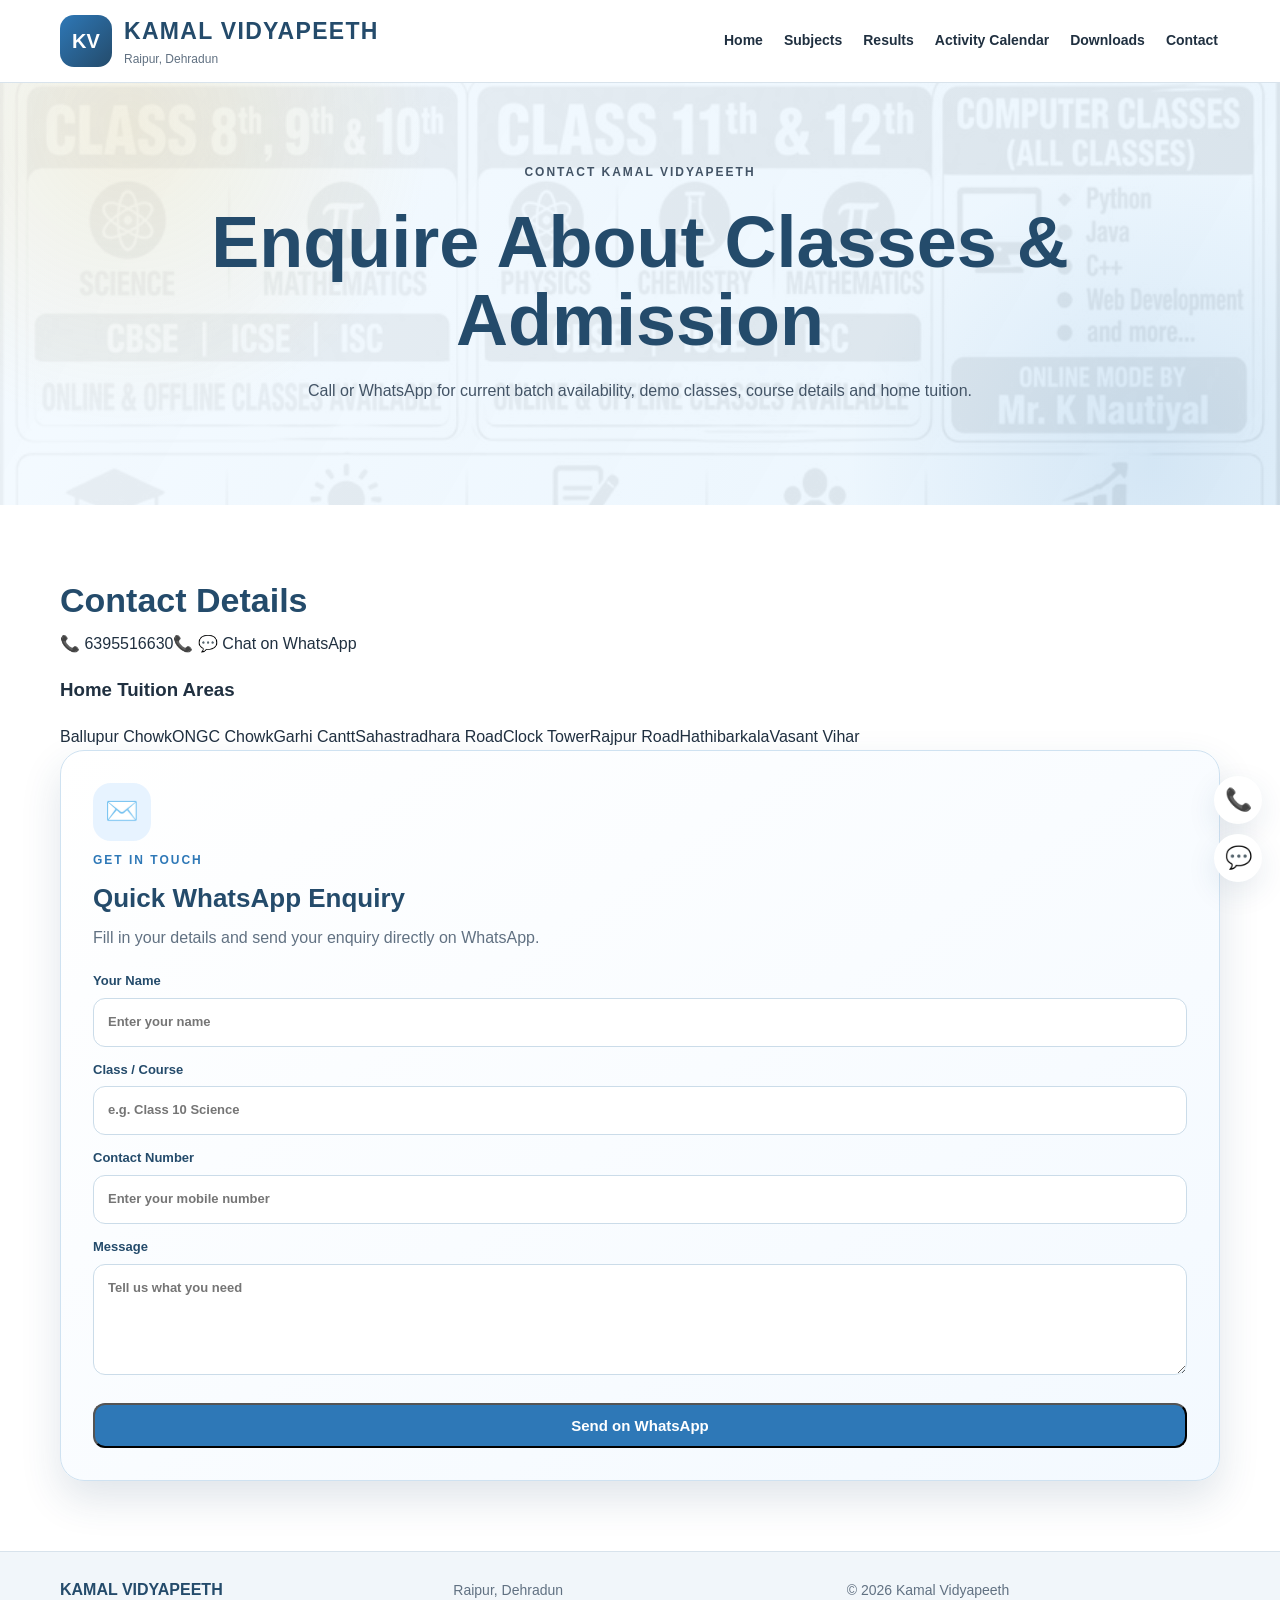
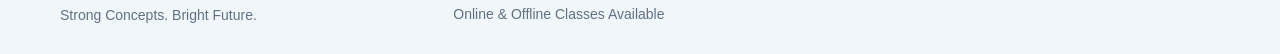
<file: contact.html>
<!DOCTYPE html>
<html lang="en">
<head>
  <title>Contact Kamal Vidyapeeth | Raipur, Dehradun</title>
  <meta name="description" content="Contact Kamal Vidyapeeth in Raipur, Dehradun for coaching classes, home tuition, demo classes and admission information.">
  <link rel="canonical" href="https://sc8658-sketch.github.io/kamal.vidyapeeth/contact.html">

  <meta charset="UTF-8">
  <meta name="viewport" content="width=device-width, initial-scale=1.0">
  <meta name="theme-color" content="#0b1f3a">
  <link rel="icon" href="favicon.svg" type="image/svg+xml">
  <link rel="stylesheet" href="style.css">

</head>
<body>

<header class="site-header">
  <nav class="nav container">
    <a class="brand" href="index.html" aria-label="Kamal Vidyapeeth home">
      <span class="brand-mark">KV</span>
      <span><strong>KAMAL VIDYAPEETH</strong><small>Raipur, Dehradun</small></span>
    </a>
    <button class="menu-toggle" aria-label="Open menu" aria-expanded="false">☰</button>
    <div class="nav-links"><a href="index.html">Home</a><a href="physics-maths.html">Subjects</a><a href="results.html">Results</a><a href="calendar.html">Activity Calendar</a><a href="study-materials.html">Downloads</a><a href="contact.html">Contact</a></div>
  </nav>
</header>

<main>
<section class="page-hero"><div class="container"><p class="eyebrow">CONTACT KAMAL VIDYAPEETH</p><h1>Enquire About Classes & Admission</h1><p>Call or WhatsApp for current batch availability, demo classes, course details and home tuition.</p></div></section>
<section class="section"><div class="container contact-grid"><div><h2>Contact Details</h2><div class="contact-buttons"><a class="contact-line" href="tel:+916395516630">📞 <span>6395516630</span></a><a class="contact-line" href="tel:+91">📞 <span></span></a><a class="contact-line whatsapp-line" href="https://wa.me/916395516630?text=Hello%20Kamal%20Vidyapeeth%2C%20I%20want%20information%20about%20classes." target="_blank" rel="noopener">💬 <span>Chat on WhatsApp</span></a></div><h3>Home Tuition Areas</h3><div class="area-list"><span>Ballupur Chowk</span><span>ONGC Chowk</span><span>Garhi Cantt</span><span>Sahastradhara Road</span><span>Clock Tower</span><span>Rajpur Road</span><span>Hathibarkala</span><span>Vasant Vihar</span></div></div><div class="enquiry-card"><div class="enquiry-icon">✉️</div><p class="kicker">GET IN TOUCH</p><h3>Quick WhatsApp Enquiry</h3><p class="enquiry-intro">Fill in your details and send your enquiry directly on WhatsApp.</p><form id="enquiryForm"><label>Your Name<input id="name" type="text" placeholder="Enter your name" required></label><label>Class / Course<input id="course" type="text" placeholder="e.g. Class 10 Science" required></label><label>Contact Number<input id="phone" type="tel" inputmode="tel" placeholder="Enter your mobile number" required></label><label>Message<textarea id="message" rows="4" placeholder="Tell us what you need"></textarea></label><button class="btn btn-primary full" type="submit">Send on WhatsApp</button></form></div></div></section></main>
<footer>
  <div class="container footer-grid">
    <div><strong>KAMAL VIDYAPEETH</strong><p>Strong Concepts. Bright Future.</p></div>
    <div><p>Raipur, Dehradun</p><p>Online & Offline Classes Available</p></div>
    <div><p>© <span id="year"></span> Kamal Vidyapeeth</p></div>
  </div>
</footer>
<div class="floating-actions">
  <a href="tel:+916395516630" aria-label="Call Kamal Vidyapeeth">📞</a>
  <a href="https://wa.me/916395516630?text=Hello%20Kamal%20Vidyapeeth%2C%20I%20would%20like%20to%20know%20about%20classes." target="_blank" rel="noopener" aria-label="WhatsApp Kamal Vidyapeeth">💬</a>
</div>
<script src="script.js"></script>
</body>
</html>
</file>
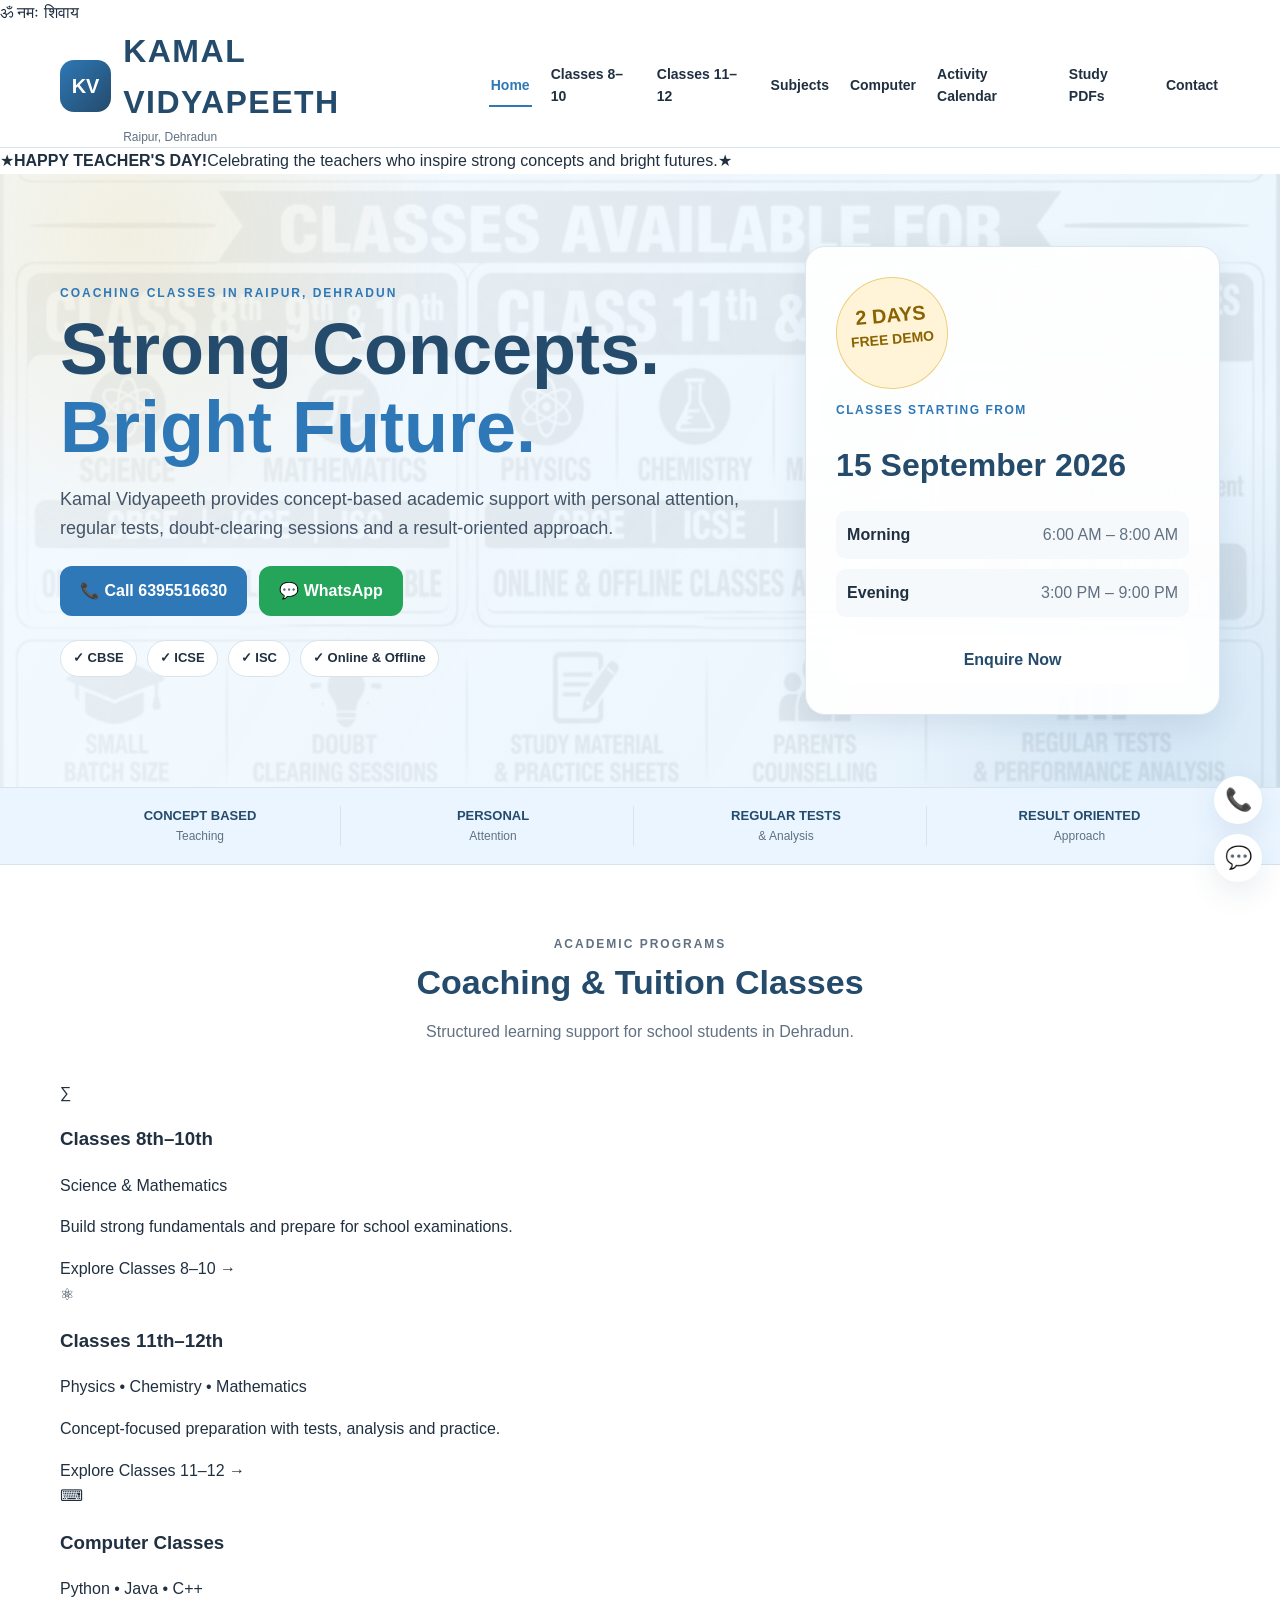
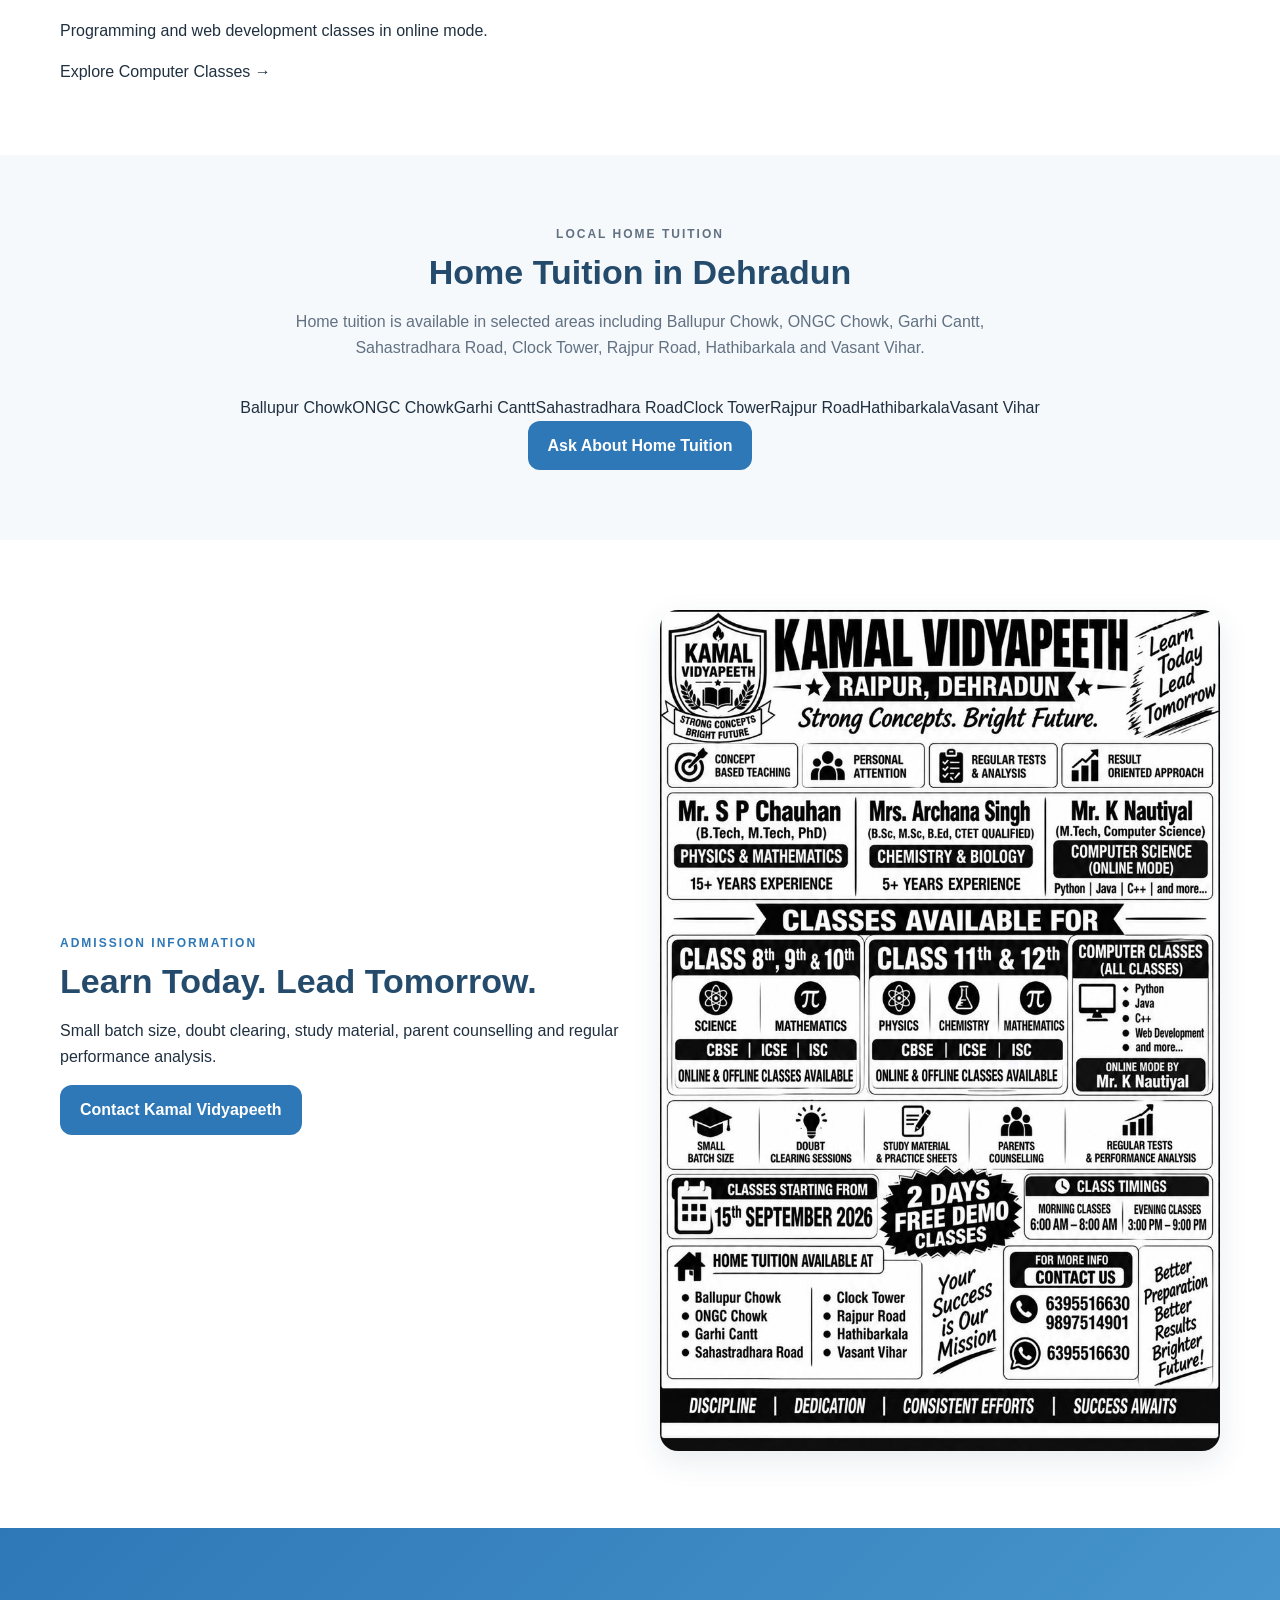
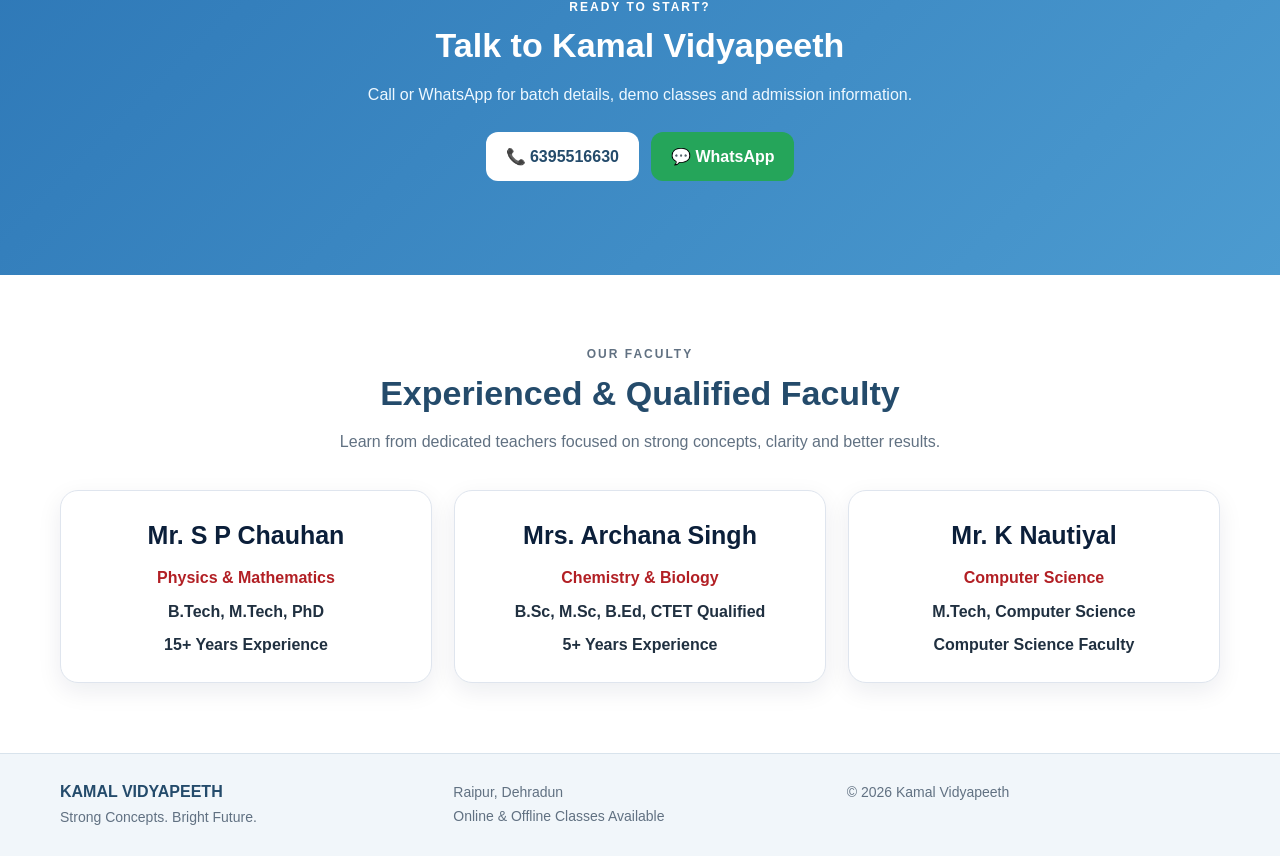
<file: index (1).html>
<!DOCTYPE html>
<html lang="en">
<head>
  <title>Kamal Vidyapeeth | Coaching Classes in Raipur, Dehradun</title>
  <meta name="description" content="Kamal Vidyapeeth in Raipur, Dehradun offers concept-based coaching for Classes 8–12, Physics, Chemistry, Mathematics, Biology and computer classes.">
  <link rel="canonical" href="https://sc8658-sketch.github.io/kamal.vidyapeeth/">

  <meta charset="UTF-8">
  <meta name="viewport" content="width=device-width, initial-scale=1.0">
  <meta name="theme-color" content="#0b1f3a">
  <link rel="icon" href="favicon.svg" type="image/svg+xml">
  <link rel="stylesheet" href="style.css">


<style id="faculty-mobile-style">
@media(max-width:800px){
  .brand strong{font-size:27px !important;}
  #faculty-details .container > div:last-child{grid-template-columns:1fr !important;}
}
@media(min-width:801px){
  .brand strong{font-size:32px !important;}
}
</style>

</head>
<body><div class="om-namah-shivay">ॐ नमः शिवाय</div>

<header class="site-header">
  <nav class="nav container">
    <a class="brand" href="index.html" aria-label="Kamal Vidyapeeth home">
      <span class="brand-mark">KV</span>
      <span><strong style="font-size:32px;letter-spacing:1.5px;">KAMAL VIDYAPEETH</strong><small>Raipur, Dehradun</small></span>
    </a>
    <button class="menu-toggle" aria-label="Open menu" aria-expanded="false">☰</button>
    <div class="nav-links">
      <a class="active" href="index.html">Home</a>
      <a class="" href="classes-8-10.html">Classes 8–10</a>
      <a class="" href="classes-11-12.html">Classes 11–12</a>
      <a class="" href="physics-maths.html">Subjects</a>
      <a class="" href="computer-classes.html">Computer</a>
      <a class="" href="calendar.html">Activity Calendar</a><a href="study-materials.html">Study PDFs</a><a href="contact.html">Contact</a>
    </div>
  </nav>
</header>

<div class="teacher-day-banner"><span>★</span><strong>HAPPY TEACHER'S DAY!</strong><span>Celebrating the teachers who inspire strong concepts and bright futures.</span><span>★</span></div><main>
<section class="hero">
  <div class="container hero-grid">
    <div>
      <p class="eyebrow">COACHING CLASSES IN RAIPUR, DEHRADUN</p>
      <h1>Strong Concepts.<br><span>Bright Future.</span></h1>
      <p class="hero-text">Kamal Vidyapeeth provides concept-based academic support with personal attention, regular tests, doubt-clearing sessions and a result-oriented approach.</p>
      <div class="hero-actions">
        <a class="btn btn-primary" href="tel:+916395516630">📞 Call 6395516630</a>
        <a class="btn btn-whatsapp" href="https://wa.me/916395516630?text=Hello%20Kamal%20Vidyapeeth%2C%20I%20want%20information%20about%20classes." target="_blank" rel="noopener">💬 WhatsApp</a>
      </div>
      <div class="quick-points"><span>✓ CBSE</span><span>✓ ICSE</span><span>✓ ISC</span><span>✓ Online & Offline</span></div>
    </div>
    <div class="hero-card">
      <div class="demo-badge">2 DAYS<br><small>FREE DEMO</small></div>
      <p class="card-label">CLASSES STARTING FROM</p>
      <h2>15 September 2026</h2>
      <div class="timings">
        <div><strong>Morning</strong><span>6:00 AM – 8:00 AM</span></div>
        <div><strong>Evening</strong><span>3:00 PM – 9:00 PM</span></div>
      </div>
      <a class="btn btn-light full" href="contact.html">Enquire Now</a>
    </div>
  </div>
</section>

<section class="trust-strip"><div class="container trust-grid">
  <div><strong>CONCEPT BASED</strong><span>Teaching</span></div>
  <div><strong>PERSONAL</strong><span>Attention</span></div>
  <div><strong>REGULAR TESTS</strong><span>& Analysis</span></div>
  <div><strong>RESULT ORIENTED</strong><span>Approach</span></div>
</div></section>

<section class="section">
  <div class="container">
    <div class="section-heading"><p class="kicker">ACADEMIC PROGRAMS</p><h2>Coaching & Tuition Classes</h2><p>Structured learning support for school students in Dehradun.</p></div>
    <div class="course-grid">
      <article class="course-card"><div class="course-icon">∑</div><h3>Classes 8th–10th</h3><p class="subjects">Science & Mathematics</p><p>Build strong fundamentals and prepare for school examinations.</p><a class="text-link" href="classes-8-10.html">Explore Classes 8–10 →</a></article>
      <article class="course-card featured"><div class="course-icon">⚛</div><h3>Classes 11th–12th</h3><p class="subjects">Physics • Chemistry • Mathematics</p><p>Concept-focused preparation with tests, analysis and practice.</p><a class="text-link" href="classes-11-12.html">Explore Classes 11–12 →</a></article>
      <article class="course-card"><div class="course-icon">⌨</div><h3>Computer Classes</h3><p class="subjects">Python • Java • C++</p><p>Programming and web development classes in online mode.</p><a class="text-link" href="computer-classes.html">Explore Computer Classes →</a></article>
    </div>
  </div>
</section>

<section class="section section-alt">
  <div class="container">
    <div class="section-heading"><p class="kicker">LOCAL HOME TUITION</p><h2>Home Tuition in Dehradun</h2><p>Home tuition is available in selected areas including Ballupur Chowk, ONGC Chowk, Garhi Cantt, Sahastradhara Road, Clock Tower, Rajpur Road, Hathibarkala and Vasant Vihar.</p></div>
    <div class="area-list center"><span>Ballupur Chowk</span><span>ONGC Chowk</span><span>Garhi Cantt</span><span>Sahastradhara Road</span><span>Clock Tower</span><span>Rajpur Road</span><span>Hathibarkala</span><span>Vasant Vihar</span></div>
    <div class="center"><a class="btn btn-primary" href="contact.html">Ask About Home Tuition</a></div>
  </div>
</section>

<section class="section">
  <div class="container poster-grid">
    <div><p class="kicker">ADMISSION INFORMATION</p><h2>Learn Today. Lead Tomorrow.</h2><p>Small batch size, doubt clearing, study material, parent counselling and regular performance analysis.</p><a class="btn btn-primary" href="contact.html">Contact Kamal Vidyapeeth</a></div>
    <div class="poster-wrap"><img src="poster.jpeg" alt="Kamal Vidyapeeth coaching classes admission poster for Raipur, Dehradun" loading="lazy"></div>
  </div>
</section>

<section class="section contact-section">
  <div class="container center"><p class="kicker light">READY TO START?</p><h2>Talk to Kamal Vidyapeeth</h2><p>Call or WhatsApp for batch details, demo classes and admission information.</p><div class="hero-actions center-actions"><a class="btn btn-light" href="tel:+916395516630">📞 6395516630</a><a class="btn btn-whatsapp" href="https://wa.me/916395516630?text=Hello%20Kamal%20Vidyapeeth" target="_blank" rel="noopener">💬 WhatsApp</a></div></div>
</section>

<script type="application/ld+json">
{
  "@context":"https://schema.org",
  "@type":"LocalBusiness",
  "name":"Kamal Vidyapeeth",
  "url":"https://sc8658-sketch.github.io/kamal.vidyapeeth/",
  "telephone":"+91-6395516630",
  "address":{"@type":"PostalAddress","addressLocality":"Raipur, Dehradun","addressRegion":"Uttarakhand","addressCountry":"IN"},
  "areaServed":["Raipur, Dehradun","Ballupur Chowk","ONGC Chowk","Garhi Cantt","Sahastradhara Road","Clock Tower","Rajpur Road","Hathibarkala","Vasant Vihar"],
  "description":"Coaching and tuition classes for school students with online and offline learning options.",
  "sameAs":[]
}
</script>

<section class="section" id="faculty-details">
  <div class="container">
    <div class="section-heading">
      <p class="kicker">OUR FACULTY</p>
      <h2>Experienced &amp; Qualified Faculty</h2>
      <p>Learn from dedicated teachers focused on strong concepts, clarity and better results.</p>
    </div>
    <div style="display:grid;grid-template-columns:repeat(3,1fr);gap:22px;margin-top:28px;">
      <article style="background:#fff;border:1px solid #dfe5ee;border-radius:18px;padding:24px;text-align:center;box-shadow:0 8px 24px rgba(11,31,58,.08);">
        <h3 style="font-size:25px;margin:0 0 10px;color:#0b1f3a;">Mr. S P Chauhan</h3>
        <p style="font-weight:bold;color:#b21f24;margin:0 0 8px;">Physics &amp; Mathematics</p>
        <p style="margin:0 0 8px;"><strong>B.Tech, M.Tech, PhD</strong></p>
        <p style="margin:0;font-weight:bold;">15+ Years Experience</p>
      </article>
      <article style="background:#fff;border:1px solid #dfe5ee;border-radius:18px;padding:24px;text-align:center;box-shadow:0 8px 24px rgba(11,31,58,.08);">
        <h3 style="font-size:25px;margin:0 0 10px;color:#0b1f3a;">Mrs. Archana Singh</h3>
        <p style="font-weight:bold;color:#b21f24;margin:0 0 8px;">Chemistry &amp; Biology</p>
        <p style="margin:0 0 8px;"><strong>B.Sc, M.Sc, B.Ed, CTET Qualified</strong></p>
        <p style="margin:0;font-weight:bold;">5+ Years Experience</p>
      </article>
      <article style="background:#fff;border:1px solid #dfe5ee;border-radius:18px;padding:24px;text-align:center;box-shadow:0 8px 24px rgba(11,31,58,.08);">
        <h3 style="font-size:25px;margin:0 0 10px;color:#0b1f3a;">Mr. K Nautiyal</h3>
        <p style="font-weight:bold;color:#b21f24;margin:0 0 8px;">Computer Science</p>
        <p style="margin:0 0 8px;"><strong>M.Tech, Computer Science</strong></p>
        <p style="margin:0;font-weight:bold;">Computer Science Faculty</p>
      </article>
    </div>
  </div>
</section>

</main>
<footer>
  <div class="container footer-grid">
    <div><strong>KAMAL VIDYAPEETH</strong><p>Strong Concepts. Bright Future.</p></div>
    <div><p>Raipur, Dehradun</p><p>Online & Offline Classes Available</p></div>
    <div><p>© <span id="year"></span> Kamal Vidyapeeth</p></div>
  </div>
</footer>
<div class="floating-actions">
  <a href="tel:+916395516630" aria-label="Call Kamal Vidyapeeth">📞</a>
  <a href="https://wa.me/916395516630?text=Hello%20Kamal%20Vidyapeeth%2C%20I%20would%20like%20to%20know%20about%20classes." target="_blank" rel="noopener" aria-label="WhatsApp Kamal Vidyapeeth">💬</a>
</div>
<script src="script.js"></script>
</body>
</html>
</file>
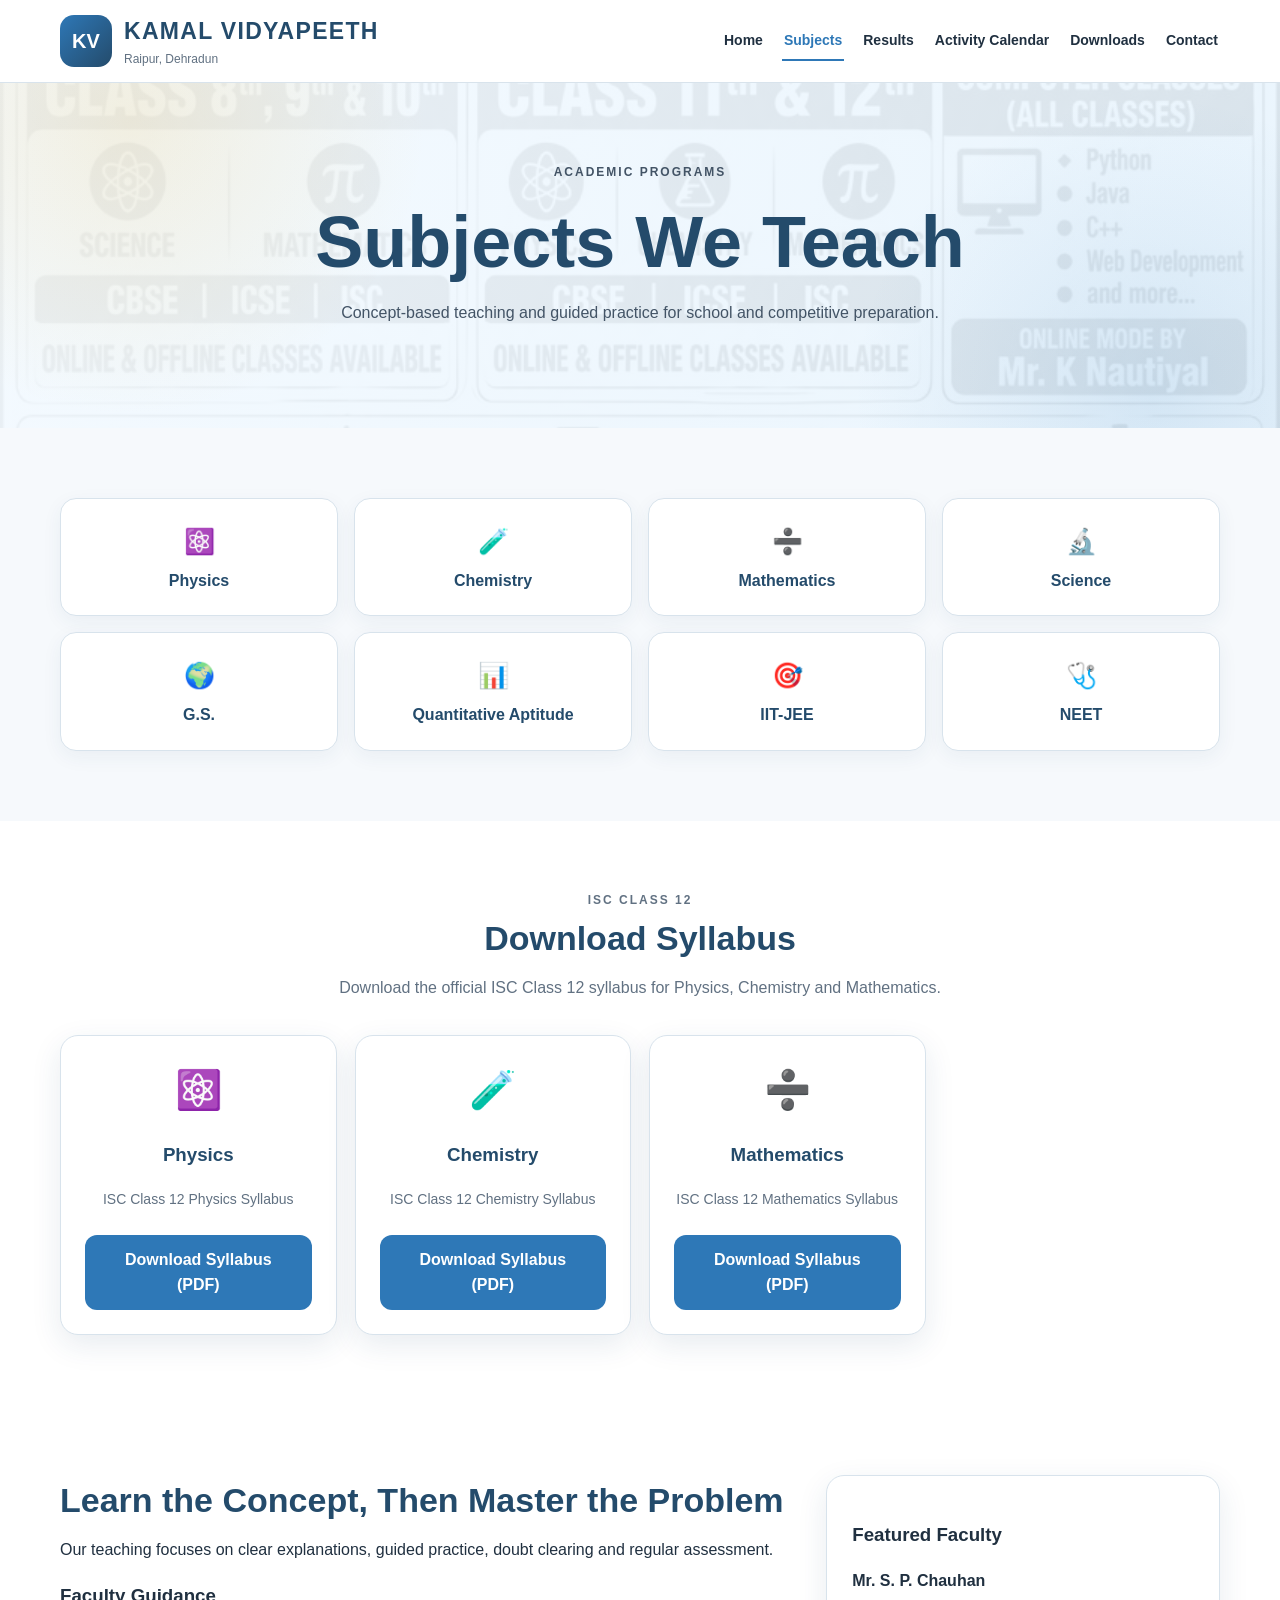
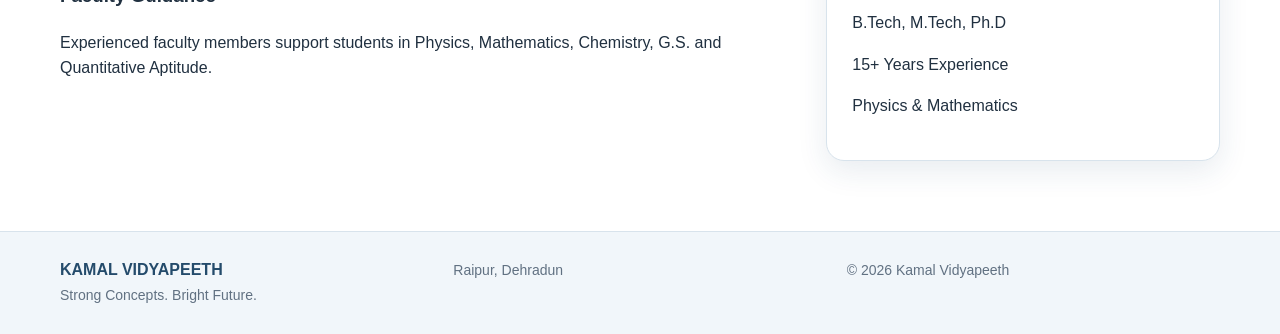
<file: physics-maths.html>
<!DOCTYPE html><html lang="en"><head><meta charset="UTF-8"><meta name="viewport" content="width=device-width,initial-scale=1.0"><title>Subjects | Kamal Vidyapeeth</title><link rel="stylesheet" href="style.css"><link rel="icon" href="favicon.svg"></head><body>
<header class="site-header"><nav class="nav container"><a class="brand" href="index.html"><span class="brand-mark">KV</span><span><strong>KAMAL VIDYAPEETH</strong><small>Raipur, Dehradun</small></span></a><button class="menu-toggle">☰</button><div class="nav-links"><a href="index.html">Home</a><a class="active" href="physics-maths.html">Subjects</a><a href="results.html">Results</a><a href="calendar.html">Activity Calendar</a><a href="study-materials.html">Downloads</a><a href="contact.html">Contact</a></div></nav></header>
<main><section class="page-hero"><div class="container"><p class="eyebrow">ACADEMIC PROGRAMS</p><h1>Subjects We Teach</h1><p>Concept-based teaching and guided practice for school and competitive preparation.</p></div></section><section class="section section-alt"><div class="container"><div class="subject-grid"><div>⚛️<strong>Physics</strong></div><div>🧪<strong>Chemistry</strong></div><div>➗<strong>Mathematics</strong></div><div>🔬<strong>Science</strong></div><div>🌍<strong>G.S.</strong></div><div>📊<strong>Quantitative Aptitude</strong></div><div>🎯<strong>IIT-JEE</strong></div><div>🩺<strong>NEET</strong></div></div></div></section>

<section class="section">
  <div class="container">
    <div class="section-heading">
      <p class="kicker">ISC CLASS 12</p>
      <h2>Download Syllabus</h2>
      <p>Download the official ISC Class 12 syllabus for Physics, Chemistry and Mathematics.</p>
    </div>
    <div class="download-grid">
      <article class="download-card">
        <div class="icon">⚛️</div>
        <h3>Physics</h3>
        <p>ISC Class 12 Physics Syllabus</p>
        <a class="btn btn-primary" href="https://cisce.org/wp-content/uploads/2026/02/ISC-2027-Physics.pdf" target="_blank" rel="noopener">Download Syllabus (PDF)</a>
      </article>
      <article class="download-card">
        <div class="icon">🧪</div>
        <h3>Chemistry</h3>
        <p>ISC Class 12 Chemistry Syllabus</p>
        <a class="btn btn-primary" href="https://cisce.org/wp-content/uploads/2025/04/19.-ISC-Chemistry-1.pdf" target="_blank" rel="noopener">Download Syllabus (PDF)</a>
      </article>
      <article class="download-card">
        <div class="icon">➗</div>
        <h3>Mathematics</h3>
        <p>ISC Class 12 Mathematics Syllabus</p>
        <a class="btn btn-primary" href="https://cisce.org/wp-content/uploads/2025/04/17.-ISC-Mathematics.pdf" target="_blank" rel="noopener">Download Syllabus (PDF)</a>
      </article>
    </div>
  </div>
</section>

<section class="section"><div class="container two-col"><div><h2>Learn the Concept, Then Master the Problem</h2><p>Our teaching focuses on clear explanations, guided practice, doubt clearing and regular assessment.</p><h3>Faculty Guidance</h3><p>Experienced faculty members support students in Physics, Mathematics, Chemistry, G.S. and Quantitative Aptitude.</p></div><div class="info-card"><h3>Featured Faculty</h3><p><strong>Mr. S. P. Chauhan</strong></p><p>B.Tech, M.Tech, Ph.D</p><p>15+ Years Experience</p><p>Physics & Mathematics</p></div></div></section></main><footer><div class="container footer-grid"><div><strong>KAMAL VIDYAPEETH</strong><p>Strong Concepts. Bright Future.</p></div><div><p>Raipur, Dehradun</p></div><div><p>© <span id="year"></span> Kamal Vidyapeeth</p></div></div></footer><script src="script.js"></script></body></html>
</file>
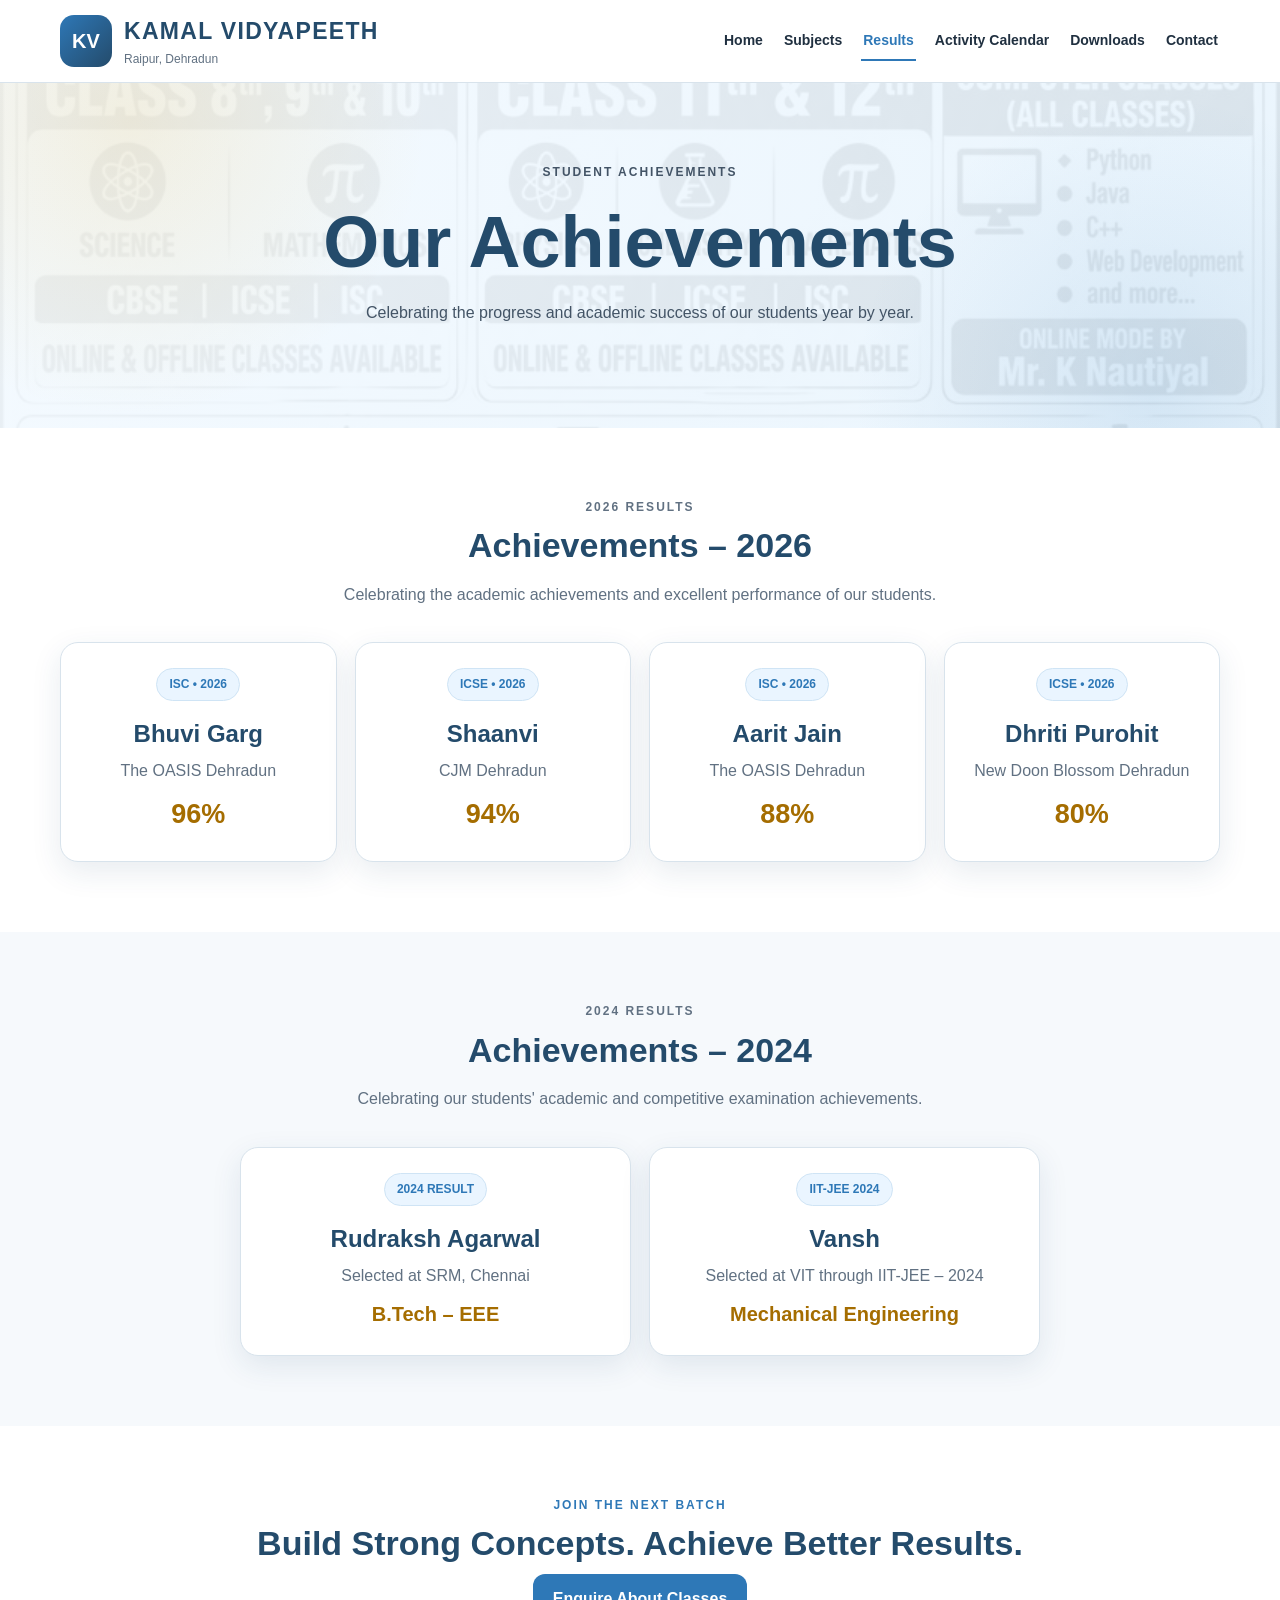
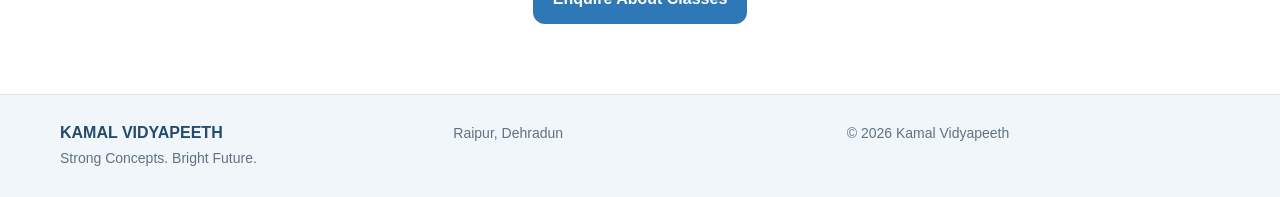
<file: results.html>
<!DOCTYPE html>
<html lang="en"><head>
<meta charset="UTF-8"><meta name="viewport" content="width=device-width,initial-scale=1.0">
<title>Results | Kamal Vidyapeeth</title><link rel="stylesheet" href="style.css"><link rel="icon" href="favicon.svg">
</head><body>
<header class="site-header"><nav class="nav container">
<a class="brand" href="index.html"><span class="brand-mark">KV</span><span><strong>KAMAL VIDYAPEETH</strong><small>Raipur, Dehradun</small></span></a>
<button class="menu-toggle">☰</button>
<div class="nav-links"><a href="index.html">Home</a><a href="physics-maths.html">Subjects</a><a class="active" href="results.html">Results</a><a href="calendar.html">Activity Calendar</a><a href="study-materials.html">Downloads</a><a href="contact.html">Contact</a></div>
</nav></header>
<main>
<section class="page-hero"><div class="container"><p class="eyebrow">STUDENT ACHIEVEMENTS</p><h1>Our Achievements</h1><p>Celebrating the progress and academic success of our students year by year.</p></div></section>

<section class="section"><div class="container">
<div class="section-heading"><p class="kicker">2026 RESULTS</p><h2>Achievements – 2026</h2><p>Celebrating the academic achievements and excellent performance of our students.</p></div>
<div class="results-grid">
<article class="result-card"><div class="result-board">ISC • 2026</div><h3>Bhuvi Garg</h3><p class="result-school">The OASIS Dehradun</p><strong class="result-percent">96%</strong></article>
<article class="result-card"><div class="result-board">ICSE • 2026</div><h3>Shaanvi</h3><p class="result-school">CJM Dehradun</p><strong class="result-percent">94%</strong></article>
<article class="result-card"><div class="result-board">ISC • 2026</div><h3>Aarit Jain</h3><p class="result-school">The OASIS Dehradun</p><strong class="result-percent">88%</strong></article>
<article class="result-card"><div class="result-board">ICSE • 2026</div><h3>Dhriti Purohit</h3><p class="result-school">New Doon Blossom Dehradun</p><strong class="result-percent">80%</strong></article>
</div>
</div></section>

<section class="section section-alt"><div class="container">
<div class="section-heading"><p class="kicker">2024 RESULTS</p><h2>Achievements – 2024</h2><p>Celebrating our students' academic and competitive examination achievements.</p></div>
<div class="results-grid two-results">
<article class="result-card"><div class="result-board">2024 RESULT</div><h3>Rudraksh Agarwal</h3><p class="result-school">Selected at SRM, Chennai</p><strong class="result-percent small-result">B.Tech – EEE</strong></article>
<article class="result-card"><div class="result-board">IIT-JEE 2024</div><h3>Vansh</h3><p class="result-school">Selected at VIT through IIT-JEE – 2024</p><strong class="result-percent small-result">Mechanical Engineering</strong></article>
</div>
</div></section>

<section class="section"><div class="container center"><p class="kicker">JOIN THE NEXT BATCH</p><h2>Build Strong Concepts. Achieve Better Results.</h2><a class="btn btn-primary" href="contact.html">Enquire About Classes</a></div></section>
</main>
<footer><div class="container footer-grid"><div><strong>KAMAL VIDYAPEETH</strong><p>Strong Concepts. Bright Future.</p></div><div><p>Raipur, Dehradun</p></div><div><p>© <span id="year"></span> Kamal Vidyapeeth</p></div></div></footer>
<script src="script.js"></script></body></html>
</file>
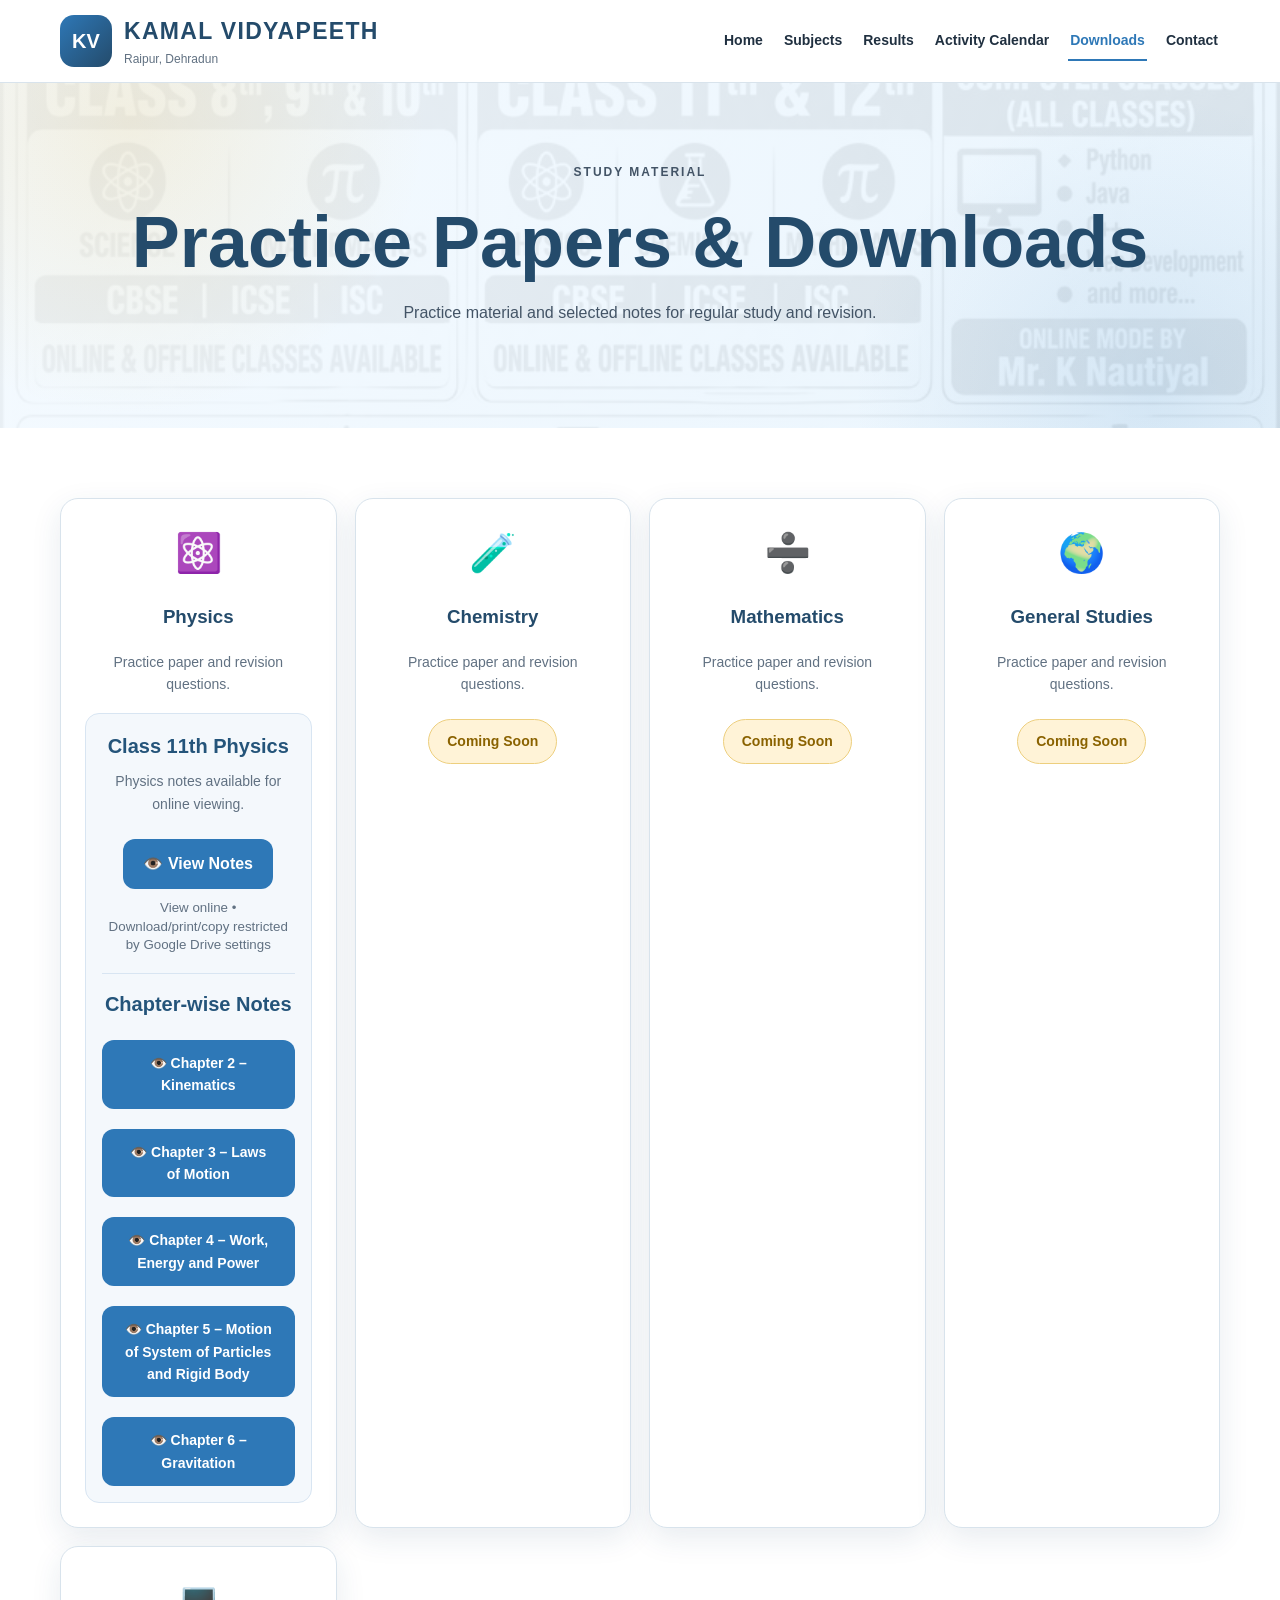
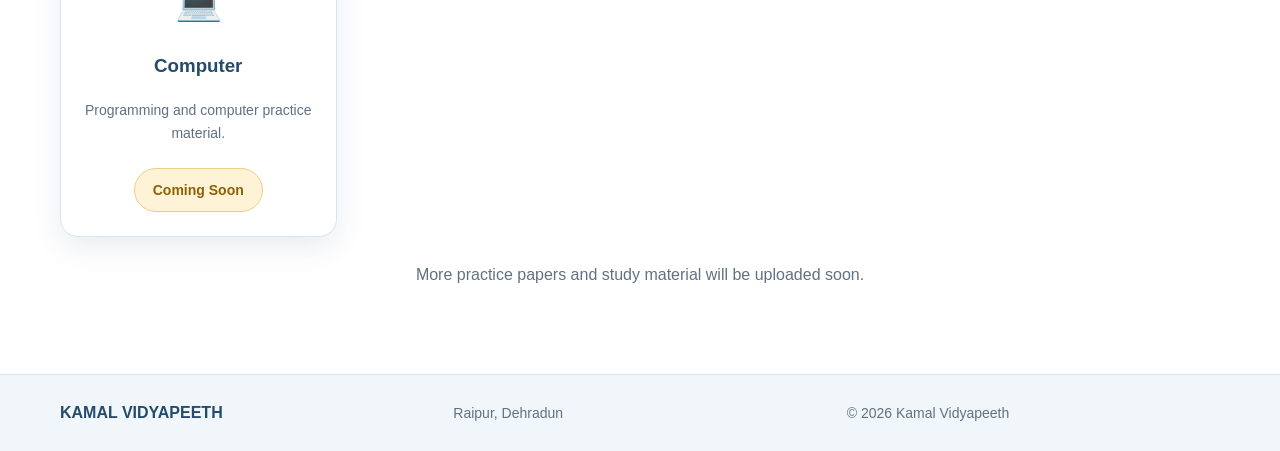
<file: study-materials.html>
<!DOCTYPE html><html lang="en"><head><meta charset="UTF-8"><meta name="viewport" content="width=device-width,initial-scale=1.0"><title>Downloads | Kamal Vidyapeeth</title><link rel="stylesheet" href="style.css"><link rel="icon" href="favicon.svg"><style>
.notes-subcard h4{font-size:20px}
.notes-subcard .btn{display:inline-block;text-decoration:none}
.notes-subcard small{line-height:1.4}
@media(max-width:600px){
  .notes-subcard{padding:14px!important}
  .notes-subcard h4{font-size:18px}
}
</style></head><body><header class="site-header"><nav class="nav container"><a class="brand" href="index.html"><span class="brand-mark">KV</span><span><strong>KAMAL VIDYAPEETH</strong><small>Raipur, Dehradun</small></span></a><button class="menu-toggle">☰</button><div class="nav-links"><a href="index.html">Home</a><a href="physics-maths.html">Subjects</a><a href="results.html">Results</a><a href="calendar.html">Activity Calendar</a><a class="active" href="study-materials.html">Downloads</a><a href="contact.html">Contact</a></div></nav></header><main><section class="page-hero"><div class="container"><p class="eyebrow">STUDY MATERIAL</p><h1>Practice Papers & Downloads</h1><p>Practice material and selected notes for regular study and revision.</p></div></section><section class="section"><div class="container"><div class="download-grid"><article class="download-card">
<div class="icon">⚛️</div>
<h3>Physics</h3>
<p>Practice paper and revision questions.</p>
<div class="notes-subcard" style="margin-top:18px;padding:16px;border-radius:14px;background:#f4f8fc;border:1px solid #d8e5f2;">
  <h4 style="margin:0 0 8px;color:#24547a;">Class 11th Physics</h4>
  <p style="margin:0 0 14px;font-size:14px;">Physics notes available for online viewing.</p>
  <a class="btn btn-primary" href="https://drive.google.com/drive/folders/10h1zN_z6UfrTkdtxJqSfXG681pzqIb85" target="_blank" rel="noopener">👁️ View Notes</a>
  <small style="display:block;margin-top:10px;color:#617182;">View online • Download/print/copy restricted by Google Drive settings</small>
  <div class="chapter-notes" style="margin-top:18px;padding-top:14px;border-top:1px solid #d8e5f2;">
    <h4 style="margin:0 0 8px;color:#24547a;">Chapter-wise Notes</h4>
<p style="margin:10px 0 0;"><a class="btn btn-primary" href="https://drive.google.com/drive/u/1/folders/1tzoJrQqgv6hSujhFRi6fHnFqku0wEJWv" target="_blank" rel="noopener">👁️ Chapter 2 – Kinematics</a></p>
<p style="margin:10px 0 0;"><a class="btn btn-primary" href="https://drive.google.com/drive/u/1/folders/1spV_pXHvhns9mt3RauRr_Yi3dhfxJ4kL" target="_blank" rel="noopener">👁️ Chapter 3 – Laws of Motion</a></p>
<p style="margin:10px 0 0;"><a class="btn btn-primary" href="https://drive.google.com/drive/u/1/folders/1opFKL8vEh3iGbOzx5CA3HqQ8ceYauRTR" target="_blank" rel="noopener">👁️ Chapter 4 – Work, Energy and Power</a></p>
<p style="margin:10px 0 0;"><a class="btn btn-primary" href="https://drive.google.com/drive/u/1/folders/1wezOsWq8IdUQKSGwP9p2v0F_1iAG2aPr" target="_blank" rel="noopener">👁️ Chapter 5 – Motion of System of Particles and Rigid Body</a></p>
<p style="margin:10px 0 0;"><a class="btn btn-primary" href="https://drive.google.com/drive/u/1/folders/1_tbCLfta5wVYy6HNZ7qkxb1Cjgohic2T" target="_blank" rel="noopener">👁️ Chapter 6 – Gravitation</a></p>
  </div>
</div>
</article><article class="download-card"><div class="icon">🧪</div><h3>Chemistry</h3><p>Practice paper and revision questions.</p><span class="coming-soon">Coming Soon</span></article><article class="download-card"><div class="icon">➗</div><h3>Mathematics</h3><p>Practice paper and revision questions.</p><span class="coming-soon">Coming Soon</span></article><article class="download-card"><div class="icon">🌍</div><h3>General Studies</h3><p>Practice paper and revision questions.</p><span class="coming-soon">Coming Soon</span></article><article class="download-card"><div class="icon">💻</div><h3>Computer</h3><p>Programming and computer practice material.</p><span class="coming-soon">Coming Soon</span></article></div><p class="center" style="margin-top:25px;color:#617182">More practice papers and study material will be uploaded soon.</p></div></section></main><footer><div class="container footer-grid"><div><strong>KAMAL VIDYAPEETH</strong></div><div><p>Raipur, Dehradun</p></div><div><p>© <span id="year"></span> Kamal Vidyapeeth</p></div></div></footer><script src="script.js"></script></body></html>
</file>
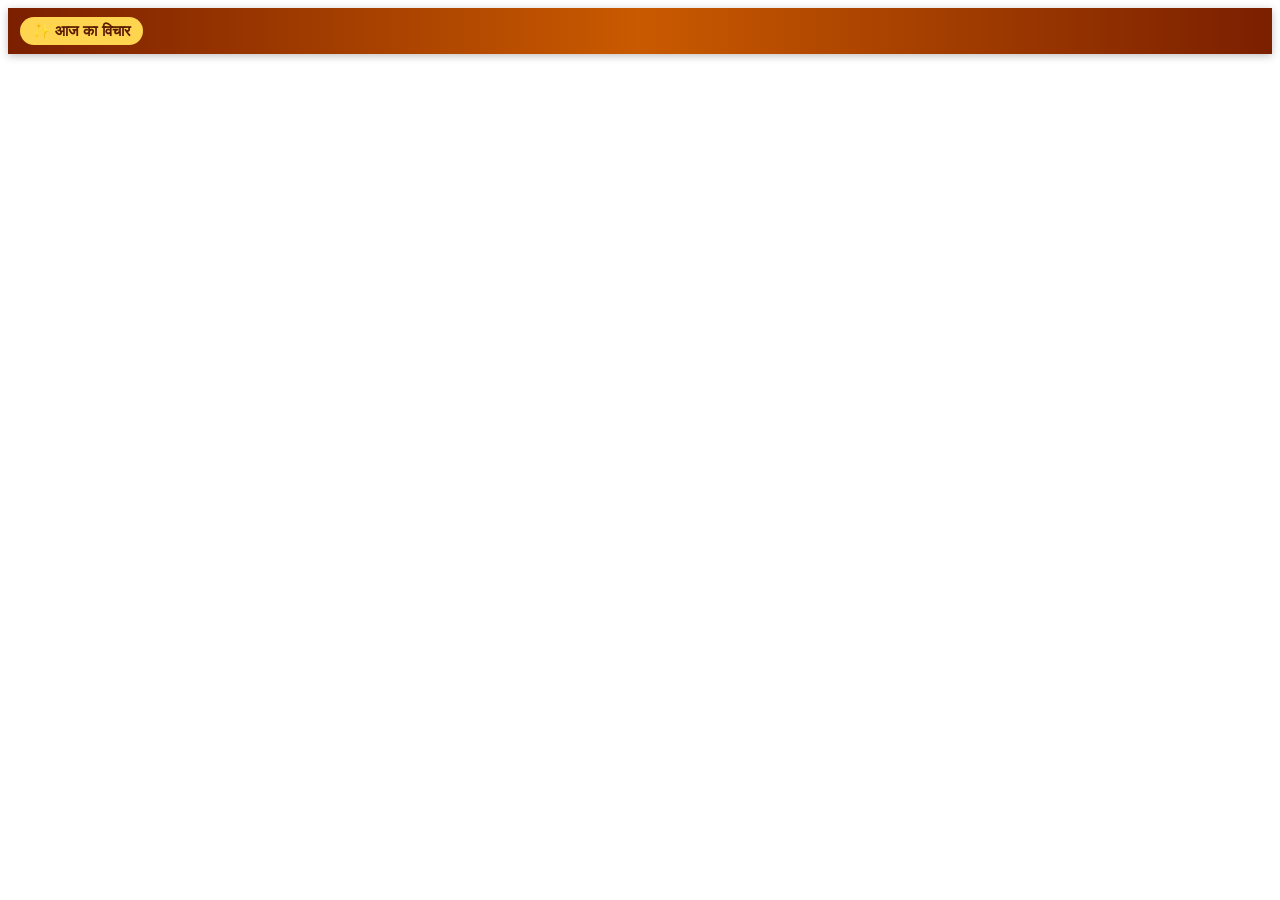
<file: thought-of-the-day.html>
<!-- Thought of the Day: Add this just after the opening <body> tag -->
<style>
#thought-of-the-day {
  width: 100%;
  background: linear-gradient(90deg, #7a1f00, #c95a00, #7a1f00);
  color: #ffffff;
  padding: 9px 0;
  overflow: hidden;
  white-space: nowrap;
  box-shadow: 0 2px 8px rgba(0,0,0,0.25);
  font-family: "Noto Sans Devanagari", Arial, sans-serif;
  font-weight: 700;
  font-size: 18px;
  position: relative;
  z-index: 9999;
}

#thought-of-the-day .label {
  display: inline-block;
  background: #ffd54f;
  color: #5b1a00;
  padding: 5px 12px;
  margin-left: 12px;
  border-radius: 20px;
  font-size: 15px;
}

#thought-of-the-day .marquee {
  display: inline-block;
  padding-left: 100%;
  animation: thoughtMove 18s linear infinite;
}

@keyframes thoughtMove {
  0%   { transform: translateX(0); }
  100% { transform: translateX(-100%); }
}

@media (max-width: 600px) {
  #thought-of-the-day { font-size: 15px; padding: 8px 0; }
  #thought-of-the-day .label { font-size: 12px; margin-left: 6px; }
}
</style>

<div id="thought-of-the-day">
  <span class="label">✨ आज का विचार</span>
  <span class="marquee">
    “जो लोग पानी से नहाते हैं, वे सिर्फ़ कपड़े बदलते हैं; और जो लोग पसीने से नहाते हैं, वे इतिहास बदलते हैं।”
  </span>
</div>
</file>
<file: style.css>
:root{--navy:#244b6b;--blue:#2e78b7;--sky:#eaf5ff;--paper:#ffffff;--soft:#f6f9fc;--line:#d8e3ec;--ink:#203040;--muted:#617182;--gold:#e7b94f;--shadow:0 10px 30px rgba(34,73,104,.10);--radius:20px}
*{box-sizing:border-box}html{scroll-behavior:smooth}body{margin:0;font-family:Arial,Helvetica,sans-serif;color:var(--ink);background:#fff;line-height:1.6}a{text-decoration:none;color:inherit}.container{width:min(1160px,92%);margin:auto}
.site-header{position:sticky;top:0;z-index:100;background:rgba(255,255,255,.96);border-bottom:1px solid var(--line);backdrop-filter:blur(10px)}.nav{min-height:82px;display:flex;align-items:center;justify-content:space-between;gap:22px}.brand{display:flex;align-items:center;gap:12px}.brand-mark{width:52px;height:52px;border-radius:14px;background:linear-gradient(135deg,var(--blue),var(--navy));color:#fff;display:grid;place-items:center;font-weight:900;font-size:20px}.brand strong{display:block;font-size:23px;letter-spacing:1.3px;color:var(--navy)}.brand small{display:block;color:var(--muted);font-size:12px}.nav-links{display:flex;gap:17px;font-weight:700;font-size:14px;align-items:center}.nav-links a{padding:8px 2px;border-bottom:2px solid transparent}.nav-links a:hover,.nav-links a.active{color:var(--blue);border-color:var(--blue)}.menu-toggle{display:none;border:0;background:transparent;font-size:28px;color:var(--navy)}
.hero,.page-hero{position:relative;overflow:hidden;background:linear-gradient(120deg,rgba(244,250,255,.96),rgba(232,244,253,.92)),url('poster.jpeg') center/cover}.hero:before,.page-hero:before{content:"";position:absolute;inset:0;background:radial-gradient(circle at 10% 10%,rgba(231,185,79,.17),transparent 25%),radial-gradient(circle at 90% 90%,rgba(46,120,183,.12),transparent 25%)}.hero>* ,.page-hero>*{position:relative}.hero{padding:72px 0}.hero-grid{display:grid;grid-template-columns:1.35fr .8fr;gap:45px;align-items:center}.shivay{font-size:28px;font-weight:800;color:#b57a00;margin:0 0 6px}.eyebrow,.kicker{font-size:12px;letter-spacing:2px;font-weight:800;color:var(--blue);margin:0 0 8px}.hero h1,.page-hero h1{font-size:clamp(42px,6vw,72px);line-height:1.08;margin:0 0 18px;color:var(--navy)}.hero h1 span{color:var(--blue)}.hero-text{max-width:700px;font-size:18px;color:#435466}.hero-actions{display:flex;gap:12px;flex-wrap:wrap;margin:24px 0}.btn{display:inline-flex;align-items:center;justify-content:center;padding:12px 20px;border-radius:12px;font-weight:800;transition:.2s}.btn-primary{background:var(--blue);color:#fff}.btn-primary:hover{transform:translateY(-2px);box-shadow:var(--shadow)}.btn-whatsapp{background:#25a55a;color:#fff}.btn-light{background:#fff;color:var(--navy)}.full{width:100%}.quick-points{display:flex;flex-wrap:wrap;gap:10px}.quick-points span{background:#fff;border:1px solid var(--line);padding:7px 12px;border-radius:999px;font-weight:700;font-size:13px}.hero-card{background:rgba(255,255,255,.95);padding:30px;border:1px solid #dbe6ee;border-radius:var(--radius);box-shadow:var(--shadow)}.demo-badge{display:inline-block;background:#fff4d8;border:1px solid #edcf7e;color:#8a6200;border-radius:50%;width:112px;height:112px;padding-top:26px;text-align:center;line-height:1.1;font-size:20px;font-weight:900;transform:rotate(-5deg)}.demo-badge small{font-size:14px}.card-label{font-size:12px;letter-spacing:1.5px;color:var(--blue);font-weight:800}.hero-card h2{font-size:32px;line-height:1.2;color:var(--navy)}.timings{display:grid;gap:10px;margin:18px 0}.timings div{display:flex;justify-content:space-between;gap:12px;background:var(--soft);padding:11px;border-radius:10px}.timings span{color:var(--muted)}
.trust-strip{background:#eaf5ff;border-top:1px solid var(--line);border-bottom:1px solid var(--line)}.trust-grid{display:grid;grid-template-columns:repeat(4,1fr);gap:12px;padding:18px 0}.trust-grid div{text-align:center;border-right:1px solid var(--line)}.trust-grid div:last-child{border:0}.trust-grid strong,.trust-grid span{display:block}.trust-grid strong{font-size:13px;color:var(--navy)}.trust-grid span{font-size:12px;color:var(--muted)}
.section{padding:70px 0}.section-alt{background:var(--soft)}.section-heading{text-align:center;max-width:760px;margin:0 auto 35px}.section-heading h2,.section h2{font-size:34px;line-height:1.2;margin:5px 0 10px;color:var(--navy)}.section-heading p{color:var(--muted)}.center{text-align:center}.top-gap{margin-top:28px}
.faculty-section{overflow:hidden;background:#fff}.faculty-marquee{overflow:hidden;width:100%;padding:5px 0}.faculty-track{display:flex;width:max-content;gap:18px;animation:facultyMove 32s linear infinite;padding:5px 18px}.faculty-marquee:hover .faculty-track{animation-play-state:paused}.faculty-card{width:310px;min-height:215px;background:#fff;border:1px solid var(--line);border-top:5px solid var(--blue);border-radius:18px;box-shadow:var(--shadow);padding:22px;text-align:center;flex:0 0 auto}.faculty-card span{font-size:34px}.faculty-card h3{color:var(--navy);margin:7px 0}.faculty-card p{margin:0;color:var(--muted)}.faculty-card strong{display:block;color:#a56d00;margin:7px 0}.faculty-card small{font-weight:800;color:var(--blue)}@keyframes facultyMove{from{transform:translateX(0)}to{transform:translateX(-50%)}}
.subject-grid{display:grid;grid-template-columns:repeat(4,1fr);gap:16px}.subject-grid div{background:#fff;border:1px solid var(--line);box-shadow:0 6px 20px rgba(34,73,104,.06);border-radius:16px;padding:22px;text-align:center;font-size:25px}.subject-grid strong{display:block;font-size:16px;color:var(--navy);margin-top:7px}.results-home{background:#fff}.results-grid{display:grid;grid-template-columns:repeat(4,1fr);gap:18px}.two-results{grid-template-columns:repeat(2,minmax(0,1fr));max-width:800px;margin:auto}.result-card{background:#fff;border:1px solid var(--line);border-radius:18px;padding:25px;text-align:center;box-shadow:var(--shadow)}.result-board{display:inline-block;background:#eaf5ff;color:var(--blue);border:1px solid #cfe4f5;padding:6px 12px;border-radius:999px;font-size:12px;font-weight:900}.result-card h3{font-size:24px;margin:14px 0 4px;color:var(--navy)}.result-school{color:var(--muted);margin:0}.result-percent{display:block;font-size:27px;color:#a56d00;margin-top:10px}.small-result{font-size:20px}.results-more{margin-top:28px}.event-grid{display:grid;grid-template-columns:repeat(2,1fr);gap:20px;max-width:700px;margin:auto}.event-grid article{background:#fff;border:1px solid var(--line);padding:25px;border-radius:18px;text-align:center;box-shadow:var(--shadow)}.event-grid strong{display:block;font-size:22px;color:var(--blue)}.event-grid span{font-weight:800;color:var(--navy)}
.poster-grid{display:grid;grid-template-columns:1fr 1fr;gap:40px;align-items:center}.qr-wrap{display:flex;justify-content:center;gap:25px;flex-wrap:wrap}.qr-wrap div{background:#fff;border:1px solid var(--line);padding:14px;border-radius:16px;text-align:center;box-shadow:var(--shadow)}.qr-wrap img{width:155px;height:155px;display:block;margin-bottom:8px}.qr-wrap strong{font-size:13px;color:var(--navy)}.poster-wrap img{max-width:100%;border-radius:18px;box-shadow:var(--shadow)}
.page-hero{padding:80px 0;text-align:center}.page-hero p{max-width:760px;margin:0 auto 22px;color:#435466}.two-col{display:grid;grid-template-columns:1.3fr .7fr;gap:35px}.info-card{background:#fff;border:1px solid var(--line);padding:25px;border-radius:18px;box-shadow:var(--shadow)}.download-grid{display:grid;grid-template-columns:repeat(4,1fr);gap:18px}.download-card{background:#fff;border:1px solid var(--line);border-radius:18px;padding:24px;text-align:center;box-shadow:var(--shadow)}.download-card .icon{font-size:38px}.download-card h3{color:var(--navy)}.download-card p{color:var(--muted);font-size:14px}.download-card a{margin-top:10px}.contact-section{background:linear-gradient(135deg,#2e78b7,#4c9bd0);color:#fff}.contact-section h2{color:#fff}.contact-section p{color:#eef8ff}.kicker.light{color:#fff}.center-actions{justify-content:center}
footer{background:#f1f6fa;border-top:1px solid var(--line);padding:25px 0}.footer-grid{display:grid;grid-template-columns:repeat(3,1fr);gap:20px}.footer-grid strong{color:var(--navy)}.footer-grid p{margin:2px 0;color:var(--muted);font-size:14px}.floating-actions{position:fixed;right:18px;bottom:18px;display:grid;gap:10px;z-index:99}.floating-actions a{width:48px;height:48px;border-radius:50%;display:grid;place-items:center;background:#fff;box-shadow:var(--shadow);font-size:22px}
@media(max-width:900px){.hero-grid,.poster-grid,.two-col{grid-template-columns:1fr}.subject-grid,.download-grid{grid-template-columns:repeat(2,1fr)}.nav-links{gap:10px}.brand strong{font-size:18px}}
@media(max-width:720px){.nav{min-height:70px}.menu-toggle{display:block}.nav-links{display:none;position:absolute;top:70px;left:0;right:0;background:#fff;border-bottom:1px solid var(--line);padding:15px 4%;flex-direction:column;align-items:flex-start}.nav-links.open{display:flex}.hero{padding:55px 0}.hero h1{font-size:46px}.trust-grid{grid-template-columns:repeat(2,1fr)}.trust-grid div:nth-child(2){border-right:0}.results-grid,.two-results,.event-grid{grid-template-columns:1fr}.footer-grid{grid-template-columns:1fr;text-align:center}.section{padding:55px 0}.subject-grid,.download-grid{grid-template-columns:1fr}.faculty-card{width:285px}.shivay{font-size:24px}}


/* Students enrolled counter */
.student-enrolled{
    display:inline-flex;
    align-items:center;
    gap:12px;
    margin-top:18px;
    padding:10px 18px;
    background:#ffffff;
    border:1px solid rgba(22,75,143,.18);
    border-radius:14px;
    box-shadow:0 6px 18px rgba(11,31,58,.08);
}
.student-enrolled strong{
    font-size:28px;
    line-height:1;
    color:#164b8f;
}
.student-enrolled span{
    font-weight:800;
    color:#172033;
    font-size:14px;
}
@media(max-width:600px){
    .student-enrolled{
        padding:9px 14px;
    }
    .student-enrolled strong{
        font-size:24px;
    }
    .student-enrolled span{
        font-size:12px;
    }
}


/* ===== SEPTEMBER 2026 UPDATE ===== */

/* Symbolic Om at the top of the main page */
.om-symbol{
    display:inline-flex;
    align-items:center;
    justify-content:center;
    width:58px;
    height:58px;
    margin:0 0 8px;
    border-radius:50%;
    background:linear-gradient(135deg,#fff7dd,#ffffff);
    border:1px solid #e7c66b;
    color:#b57a00;
    font-size:40px;
    line-height:1;
    font-weight:800;
    box-shadow:0 8px 20px rgba(181,122,0,.12);
}

/* Flashing / moving online-offline announcement */
.availability-marquee{
    width:100%;
    overflow:hidden;
    background:linear-gradient(90deg,#fff3c4,#fffaf0,#e8f5ff);
    border-top:1px solid #ecd27b;
    border-bottom:1px solid #ecd27b;
    white-space:nowrap;
}
.availability-track{
    display:flex;
    width:max-content;
    animation:availabilityMove 18s linear infinite;
    padding:10px 0;
}
.availability-track span{
    display:inline-block;
    padding:0 38px;
    font-weight:900;
    letter-spacing:1px;
    color:#164b8f;
    animation:availabilityFlash 1.2s ease-in-out infinite;
}
@keyframes availabilityMove{
    from{transform:translateX(0)}
    to{transform:translateX(-33.333%)}
}
@keyframes availabilityFlash{
    0%,100%{opacity:1}
    50%{opacity:.35}
}

/* Attractive enquiry form */
.enquiry-card{
    position:relative;
    background:linear-gradient(145deg,#ffffff,#f3f9ff);
    border:1px solid #cfe2f1;
    border-radius:24px;
    padding:32px;
    box-shadow:0 18px 40px rgba(34,73,104,.14);
}
.enquiry-icon{
    width:58px;height:58px;border-radius:18px;
    display:grid;place-items:center;
    background:#e7f3ff;font-size:27px;margin-bottom:10px;
}
.enquiry-card h3{margin:4px 0 6px;color:var(--navy);font-size:26px}
.enquiry-intro{margin:0 0 20px;color:var(--muted)}
.enquiry-card label{
    display:block;
    margin:13px 0;
    color:var(--navy);
    font-size:13px;
    font-weight:800;
}
.enquiry-card input,.enquiry-card textarea{
    width:100%;
    margin-top:6px;
    padding:13px 14px;
    border:1px solid #cbdce9;
    border-radius:12px;
    background:#fff;
    color:var(--ink);
    font:inherit;
    outline:none;
    transition:border .2s,box-shadow .2s;
}
.enquiry-card input:focus,.enquiry-card textarea:focus{
    border-color:var(--blue);
    box-shadow:0 0 0 4px rgba(46,120,183,.12);
}
.enquiry-card button{margin-top:8px;font-size:15px}

/* Downloads: coming soon */
.coming-soon{
    display:inline-block;
    margin-top:10px;
    padding:10px 18px;
    border-radius:999px;
    background:#fff3d7;
    color:#8a6200;
    border:1px solid #edcf7e;
    font-weight:900;
    font-size:14px;
}

/* Year-wise achievements */
.results-home .section-heading .kicker{font-size:13px}
@media(max-width:600px){
    .om-symbol{width:50px;height:50px;font-size:34px}
    .availability-track span{padding:0 20px;font-size:12px}
    .enquiry-card{padding:24px 18px}
}

/* Student achievements year headings */
.achievement-year{margin-top:42px;margin-bottom:18px}.achievement-year h3{margin:0;color:var(--navy);font-size:28px}.achievement-year .kicker{margin-bottom:4px}
</file>
